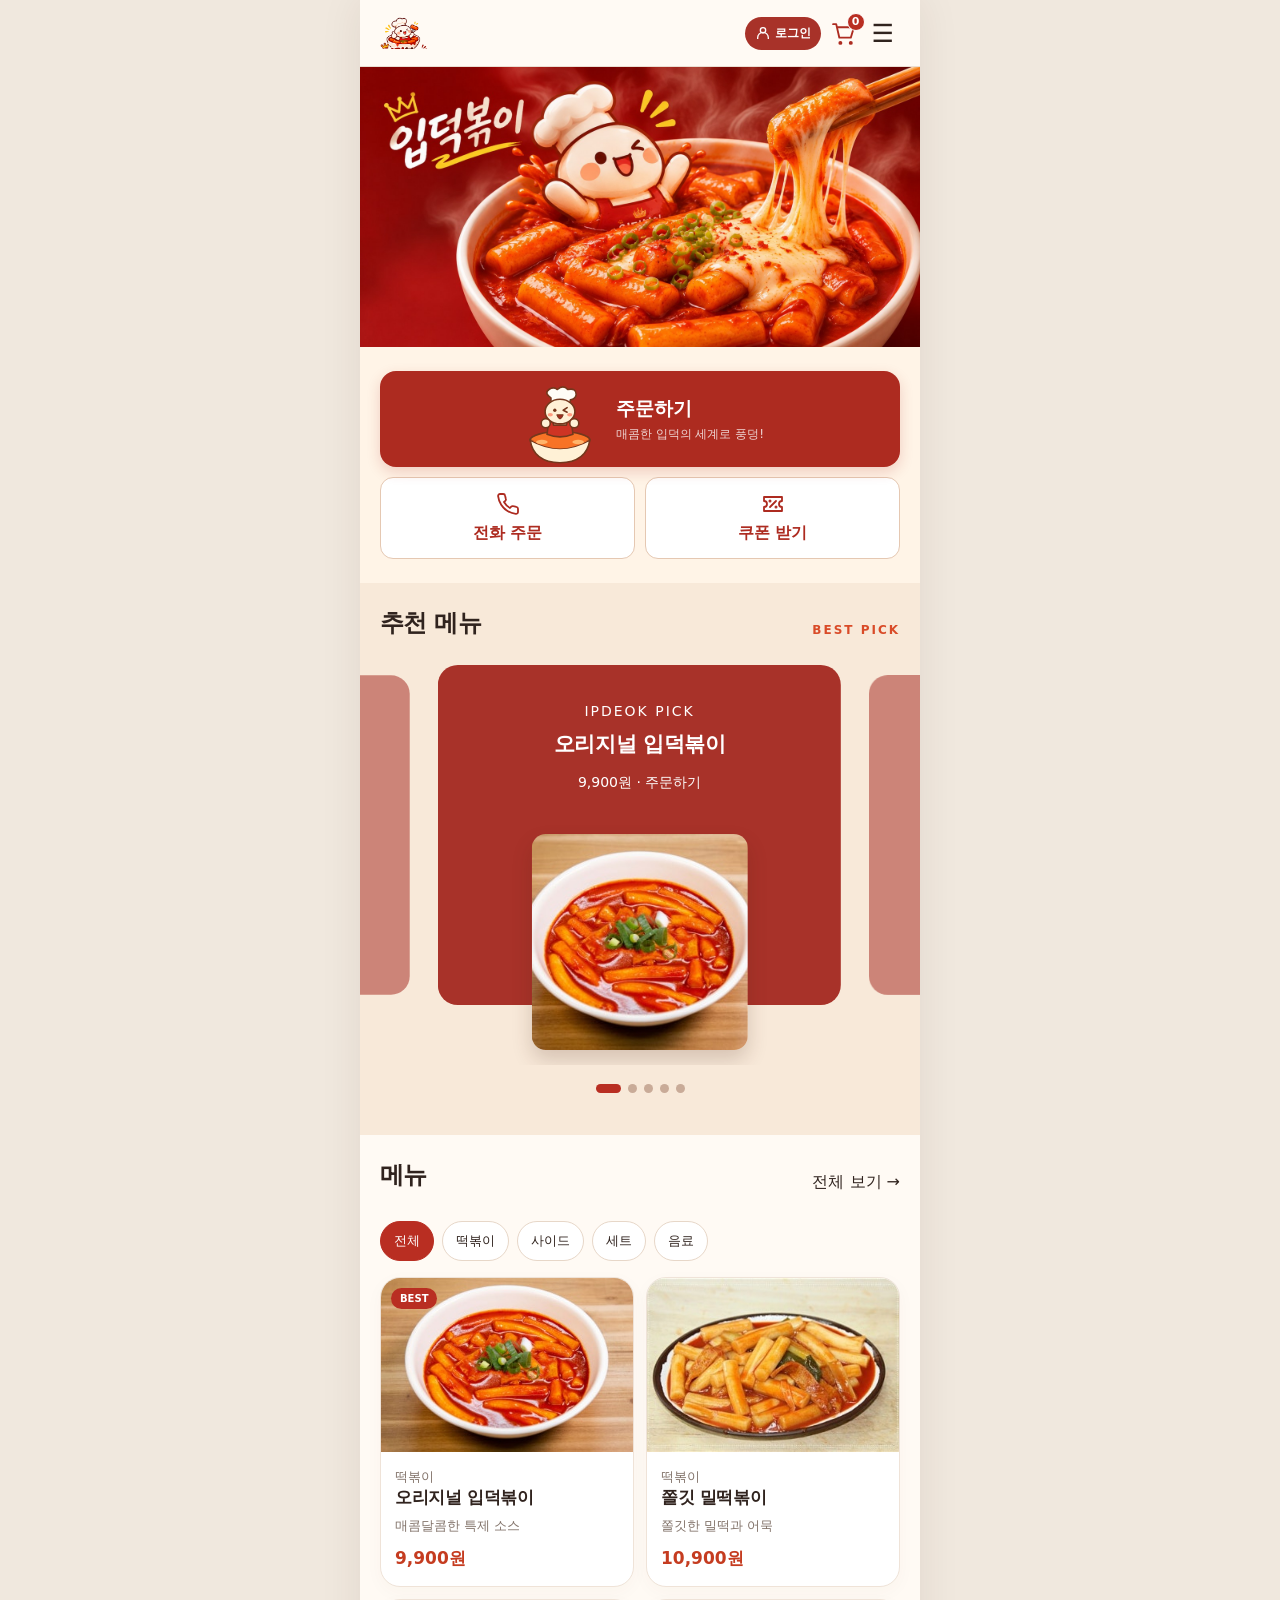
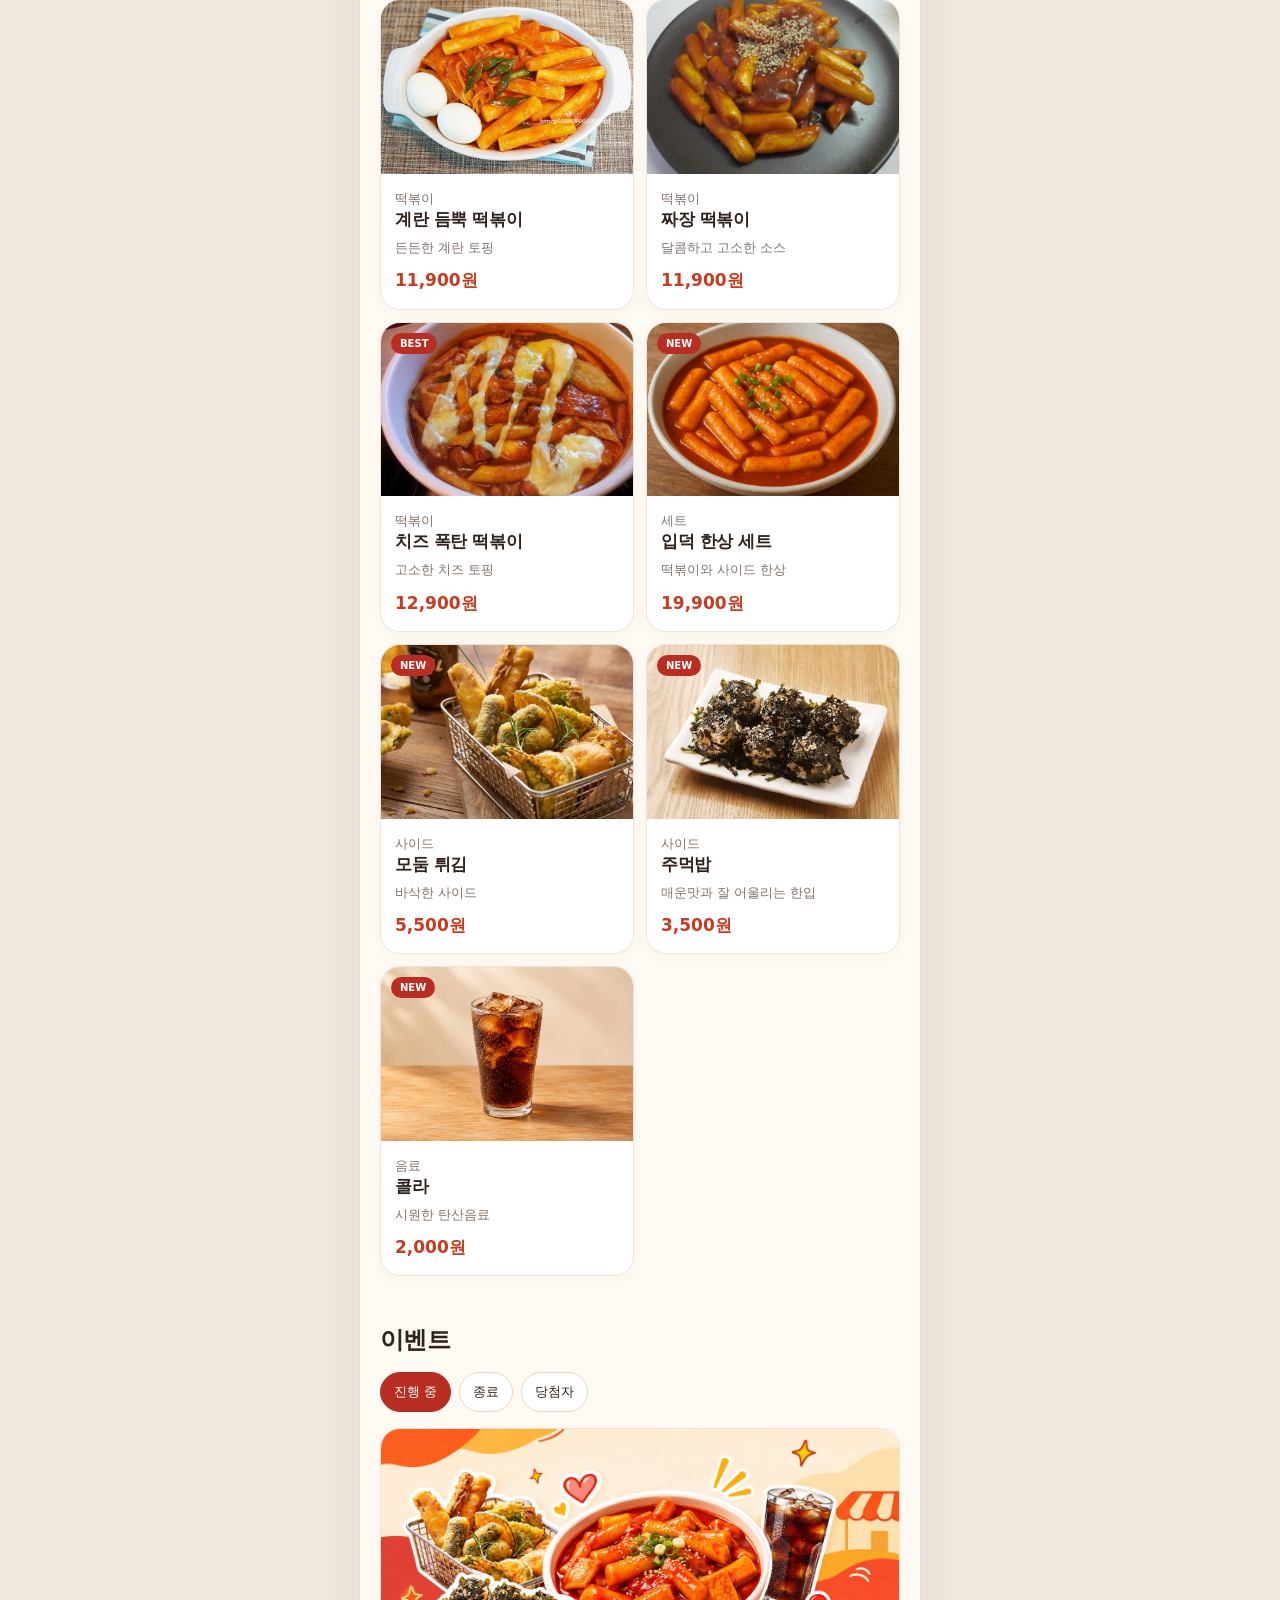
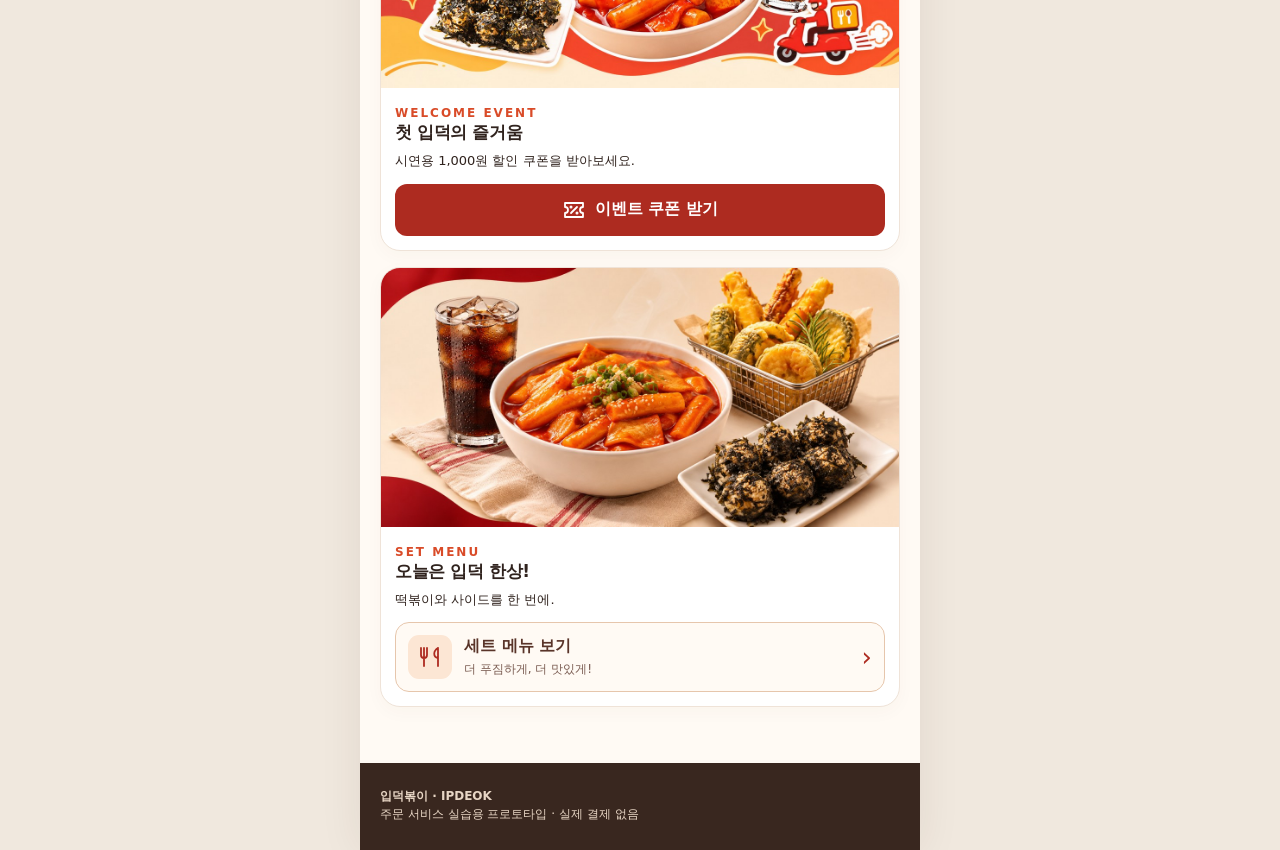
<file: index.html>
<!doctype html>
<html lang="ko">

<head>
    <meta charset="utf-8">
    <meta name="viewport" content="width=device-width,initial-scale=1">
    <title>입덕볶이</title>
    <link rel="stylesheet" href="css/style.css?v=40">
</head>

<body data-page="0" data-root="">
    <div id="app"></div>
    <script src="js/app.js?v=40"></script>
</body>

</html>
</file>
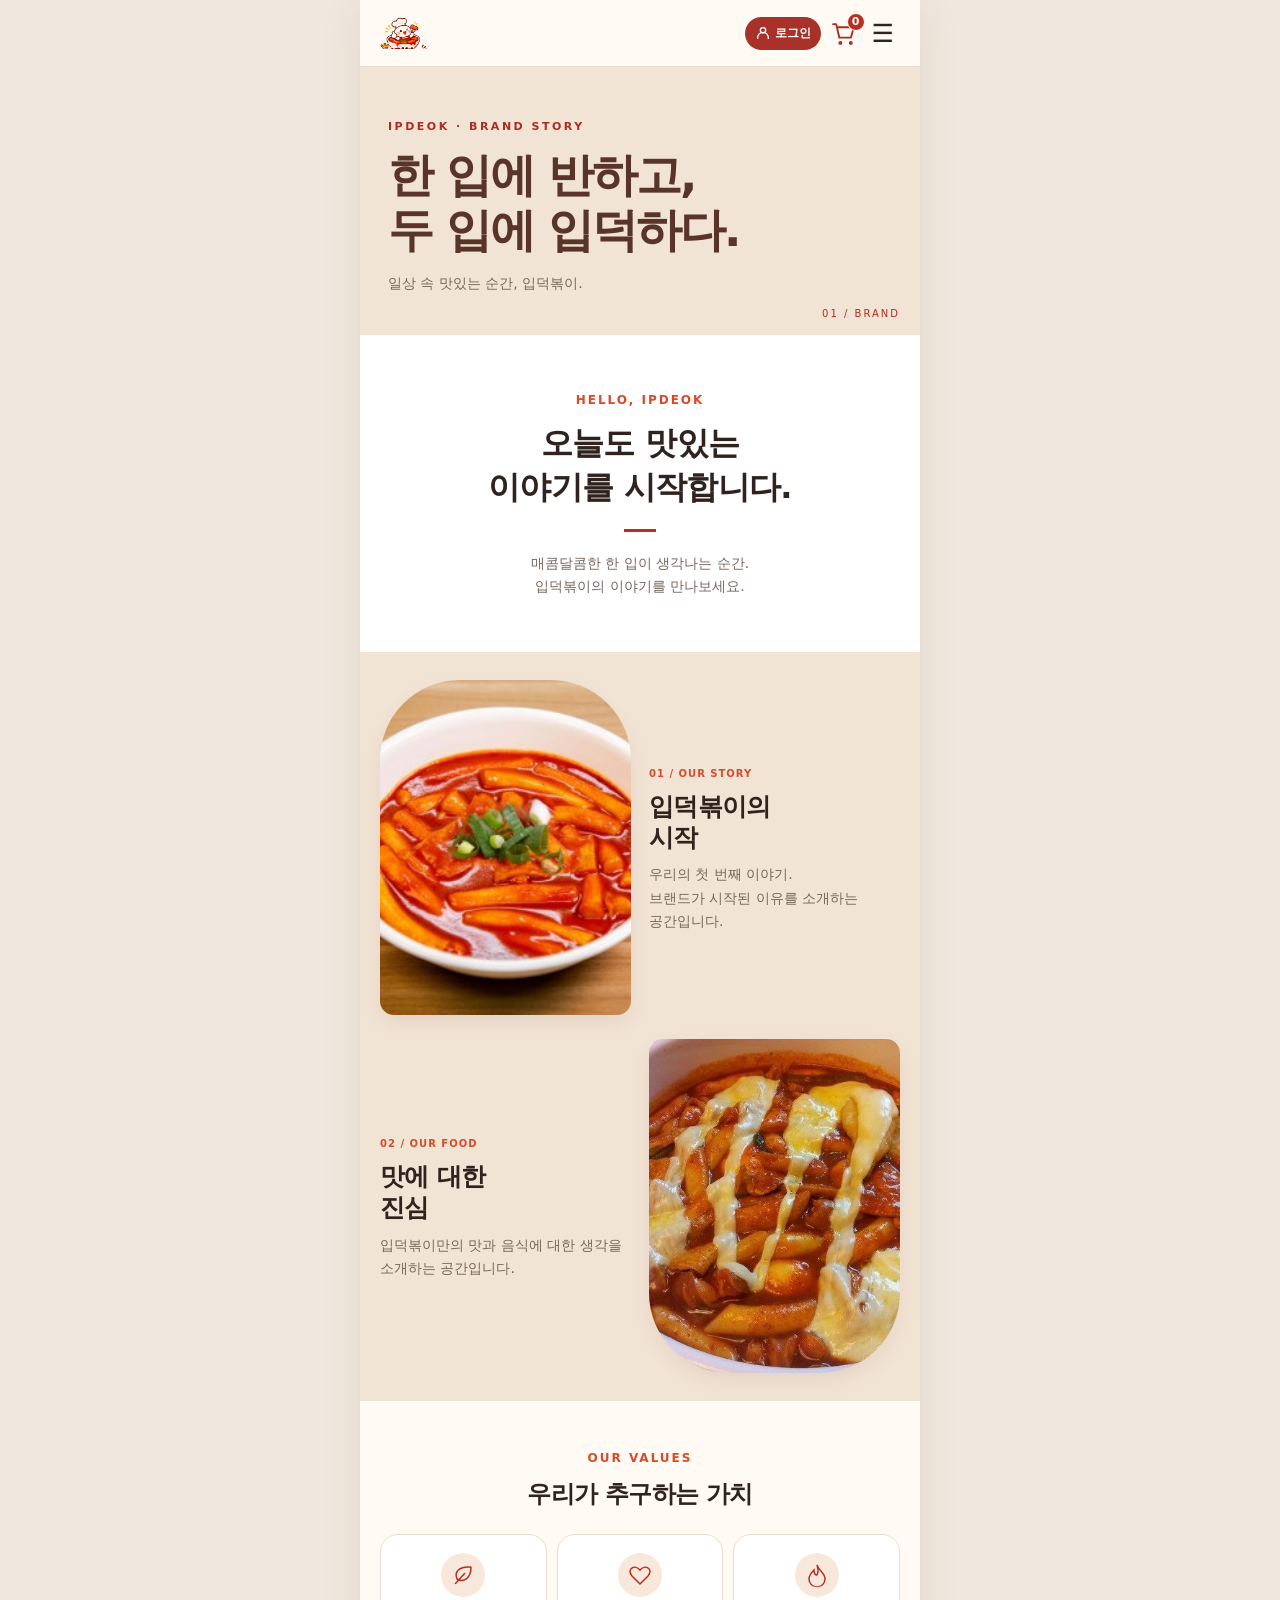
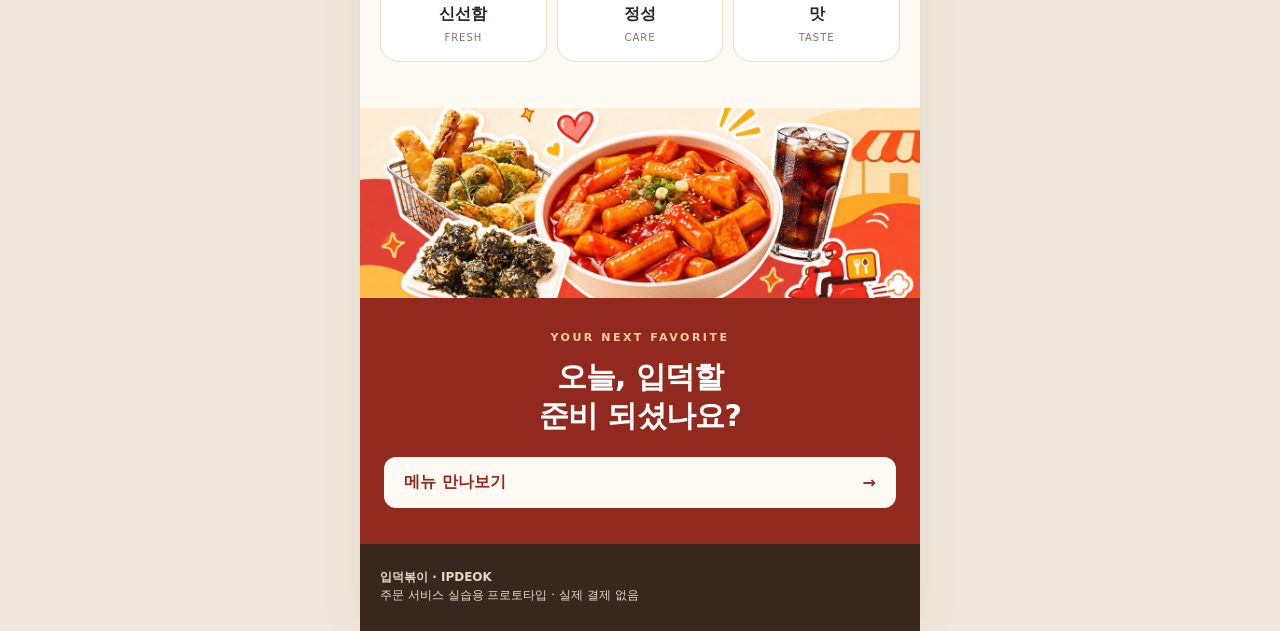
<file: sub/about/about.html>
<!doctype html>
<html lang="ko">

<head>
    <meta charset="utf-8">
    <meta name="viewport" content="width=device-width,initial-scale=1">
    <title>브랜드 소개 | 입덕볶이</title>
    <link rel="stylesheet" href="../../css/style.css?v=40">
</head>

<body data-page="6" data-root="../../">
    <div id="app"></div>
    <template id="about-template">
        <div class="about-page">
            <section class="about-hero">
                <div class="about-hero-copy"><span>IPDEOK · BRAND STORY</span>
                    <h1>한 입에 반하고,<br>두 입에 입덕하다.</h1>
                    <p>일상 속 맛있는 순간, 입덕볶이.</p>
                </div><span class="about-index">01 / BRAND</span>
            </section>
            <section class="about-intro about-reveal"><span class="eyebrow">HELLO, IPDEOK</span>
                <h2>오늘도 맛있는<br>이야기를 시작합니다.</h2>
                <div class="about-line"></div><!-- 여기에 회사 소개글을 작성하세요. 아래 문장은 예시입니다. -->
                <p>매콤달콤한 한 입이 생각나는 순간.<br>입덕볶이의 이야기를 만나보세요.</p>
            </section>
            <section class="about-stories">
                <article class="about-story about-reveal"><img src="../../img/menu_1.jpg" alt="오리지널 떡볶이">
                    <div><span class="eyebrow">01 / OUR STORY</span>
                        <h2>입덕볶이의<br>시작</h2><!-- 여기에 브랜드 탄생 배경을 작성하세요. -->
                        <p>우리의 첫 번째 이야기.<br>브랜드가 시작된 이유를 소개하는 공간입니다.</p>
                    </div>
                </article>
                <article class="about-story reverse about-reveal"><img src="../../img/recommend_img.jpg"
                        alt="떡볶이 추천 메뉴">
                    <div><span class="eyebrow">02 / OUR FOOD</span>
                        <h2>맛에 대한<br>진심</h2><!-- 여기에 재료, 조리 방식, 차별점을 작성하세요. -->
                        <p>입덕볶이만의 맛과 음식에 대한 생각을 소개하는 공간입니다.</p>
                    </div>
                </article>
            </section>
            <section class="about-values about-reveal"><span class="eyebrow">OUR VALUES</span>
                <h2>우리가 추구하는 가치</h2><!-- 아래 핵심 가치는 예시입니다. 원하는 가치로 수정하세요. -->
                <div class="value-grid">
                    <article><svg viewBox="0 0 24 24" fill="none" stroke="currentColor" stroke-width="1.5">
                            <path d="M20 4C8 3 3 9 6 16c7 4 14-1 14-12ZM4 21l10-11" />
                        </svg><b>신선함</b><small>FRESH</small></article>
                    <article><svg viewBox="0 0 24 24" fill="none" stroke="currentColor" stroke-width="1.5">
                            <path d="M12 21 4 13C-2 6 7 1 12 7c5-6 14-1 8 6Z" />
                        </svg><b>정성</b><small>CARE</small></article>
                    <article><svg viewBox="0 0 24 24" fill="none" stroke="currentColor" stroke-width="1.5">
                            <path d="M12 2c2 6 8 8 8 14a8 8 0 0 1-16 0c0-4 3-7 5-9 0 4 2 5 3 5 2-3 1-6 0-10Z" />
                        </svg><b>맛</b><small>TASTE</small></article>
                </div>
            </section>
            <section class="about-cta"><img src="../../img/event_1.jpg" alt="떡볶이와 사이드 메뉴">
                <div><span>YOUR NEXT FAVORITE</span>
                    <h2>오늘, 입덕할<br>준비 되셨나요?</h2><a href="../lists/lists.html">메뉴 만나보기 <span>→</span></a>
                </div>
            </section>
        </div>
    </template>
    <script src="../../js/app.js?v=40"></script>
</body>

</html>
</file>
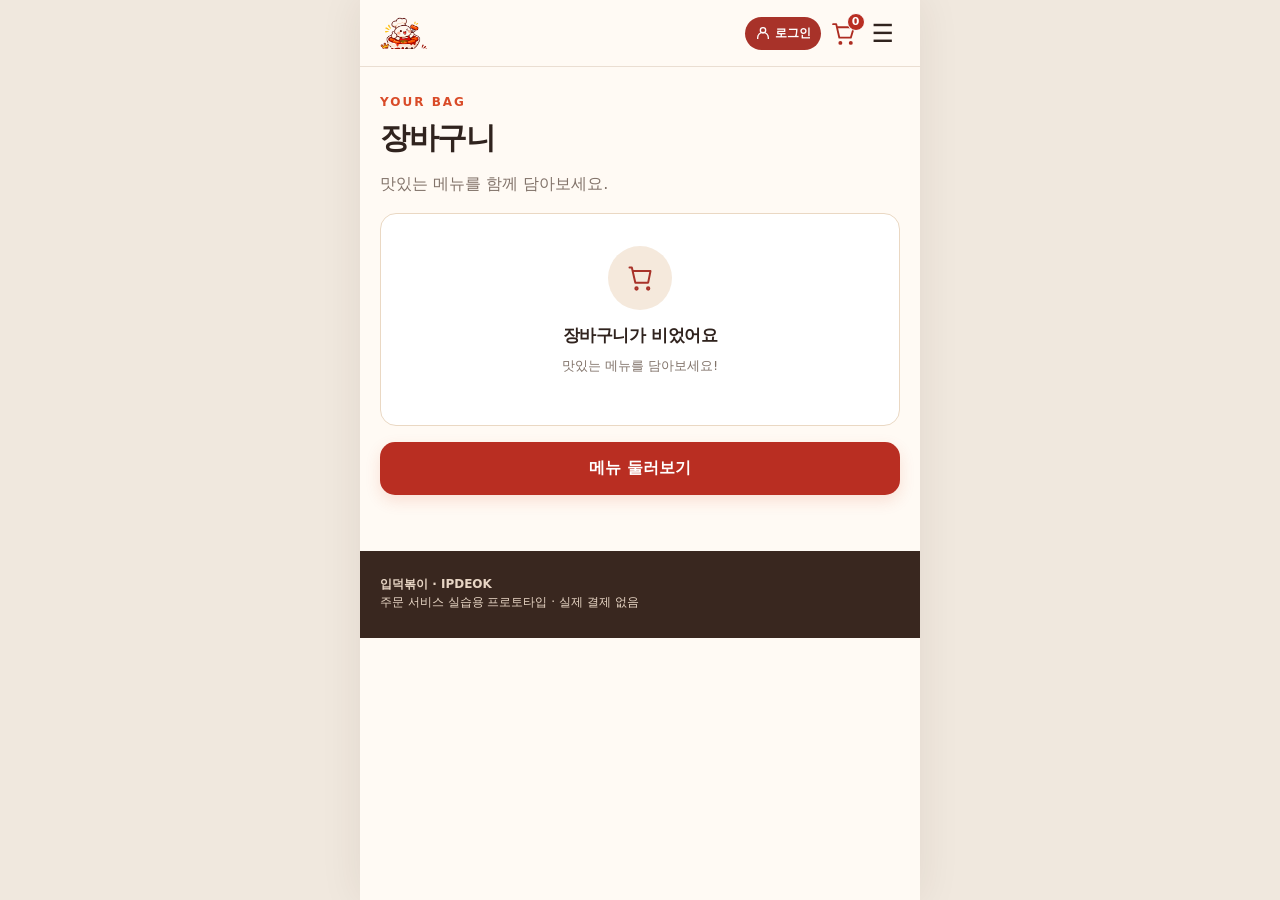
<file: sub/cart/cart.html>
<!doctype html>
<html lang="ko">

<head>
    <meta charset="utf-8">
    <meta name="viewport" content="width=device-width,initial-scale=1">
    <title>입덕볶이</title>
    <link rel="stylesheet" href="../../css/style.css?v=40">
</head>

<body data-page="5" data-root="../../">
    <div id="app"></div>
    <script src="../../js/app.js?v=40"></script>
</body>

</html>
</file>
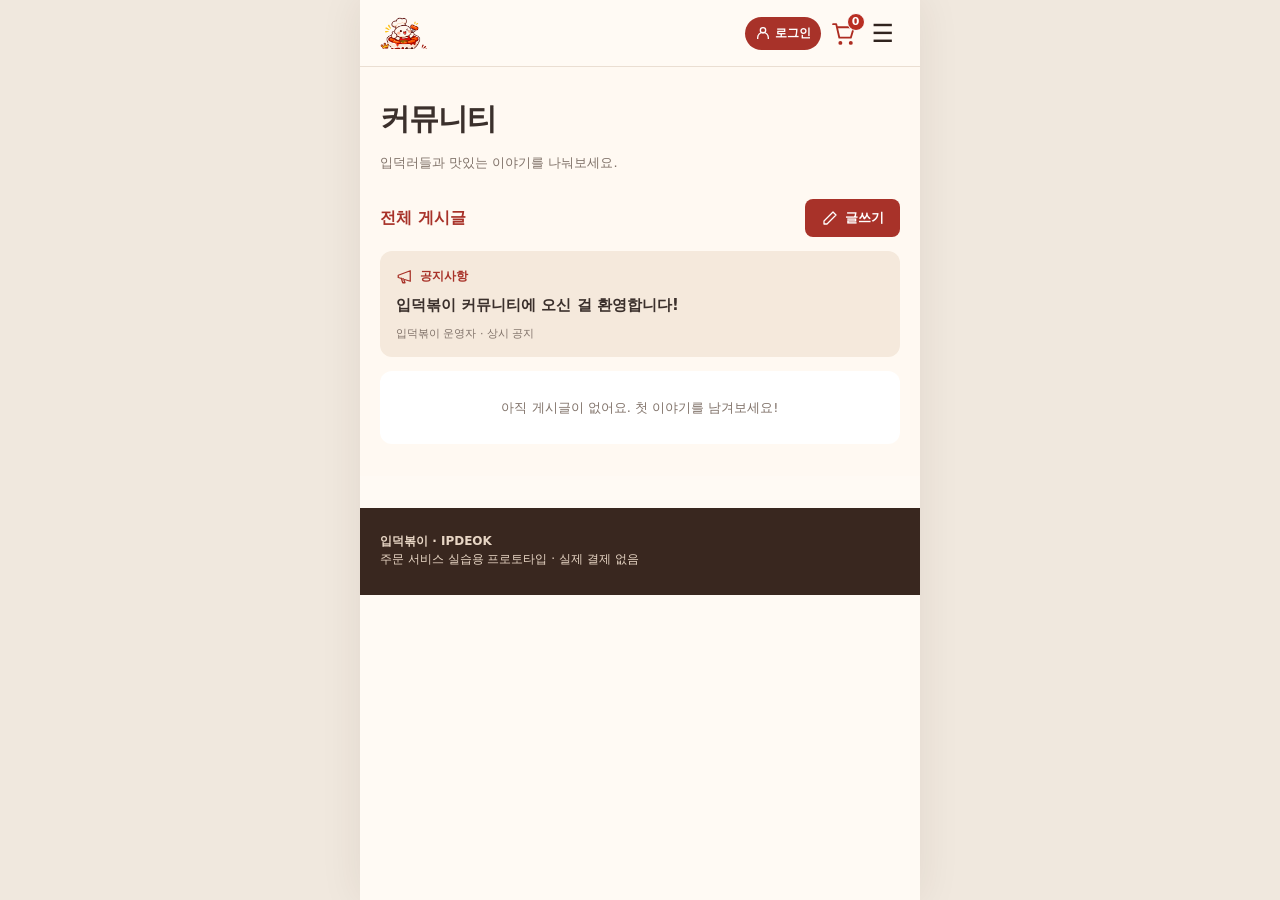
<file: sub/community/community.html>
<!doctype html>
<html lang="ko">

<head>
    <meta charset="utf-8">
    <meta name="viewport" content="width=device-width,initial-scale=1">
    <title>입덕볶이</title>
    <link rel="stylesheet" href="../../css/style.css?v=40">
</head>

<body data-page="7" data-root="../../">
    <div id="app"></div>
    <script src="../../js/app.js?v=40"></script>
</body>

</html>
</file>
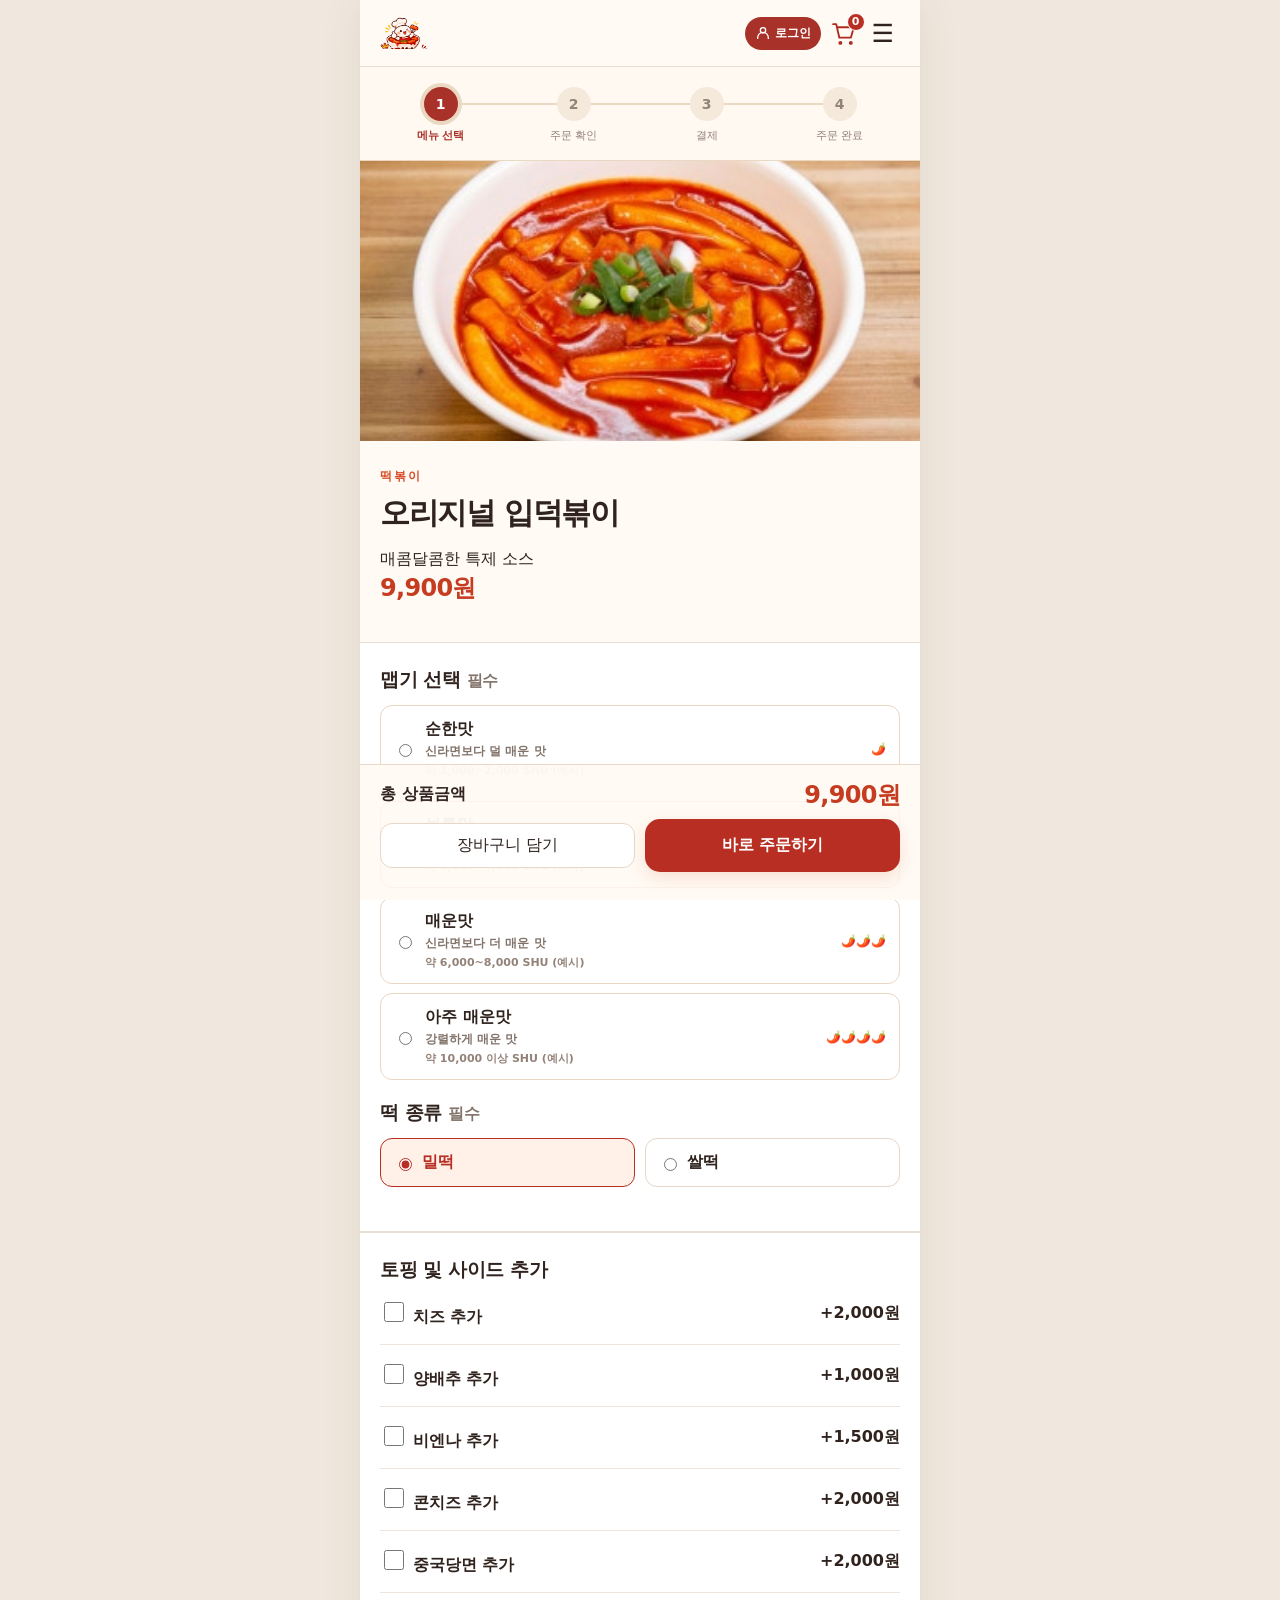
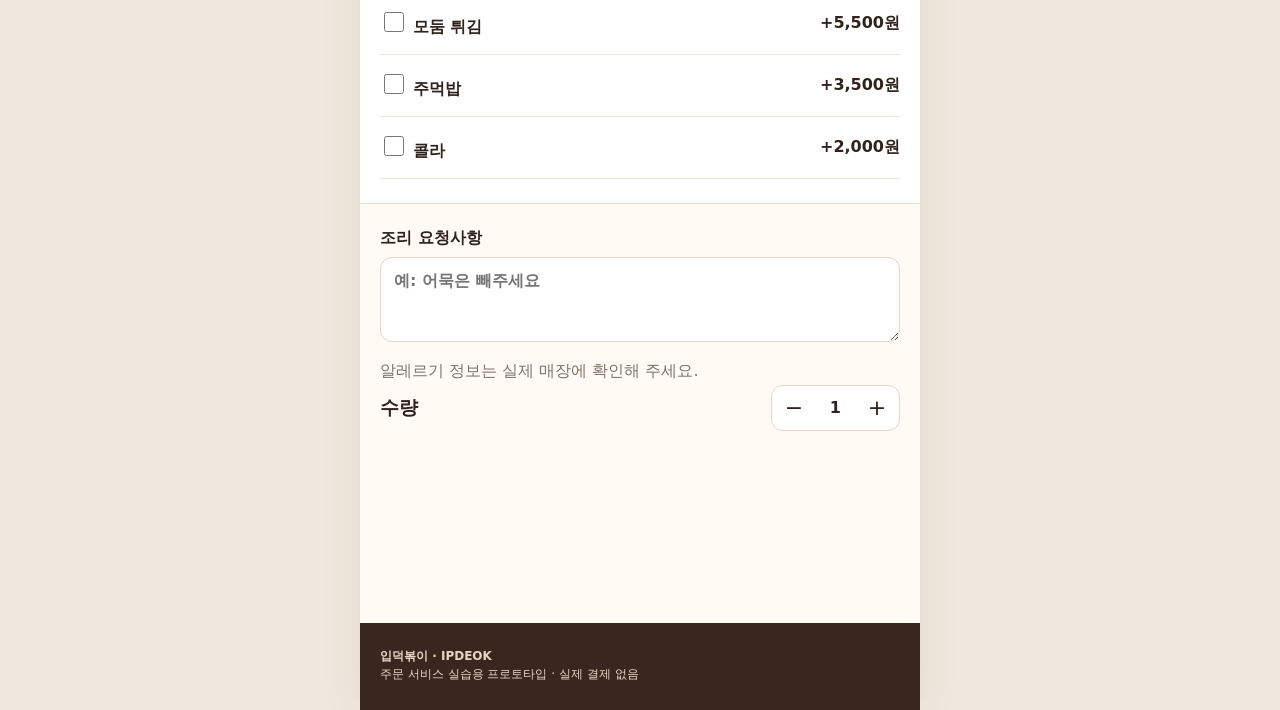
<file: sub/detail/detail.html>
<!doctype html>
<html lang="ko">

<head>
    <meta charset="utf-8">
    <meta name="viewport" content="width=device-width,initial-scale=1">
    <title>입덕볶이</title>
    <link rel="stylesheet" href="../../css/style.css?v=40">
</head>

<body data-page="2" data-root="../../">
    <div id="app"></div>
    <script src="../../js/app.js?v=40"></script>
</body>

</html>
</file>
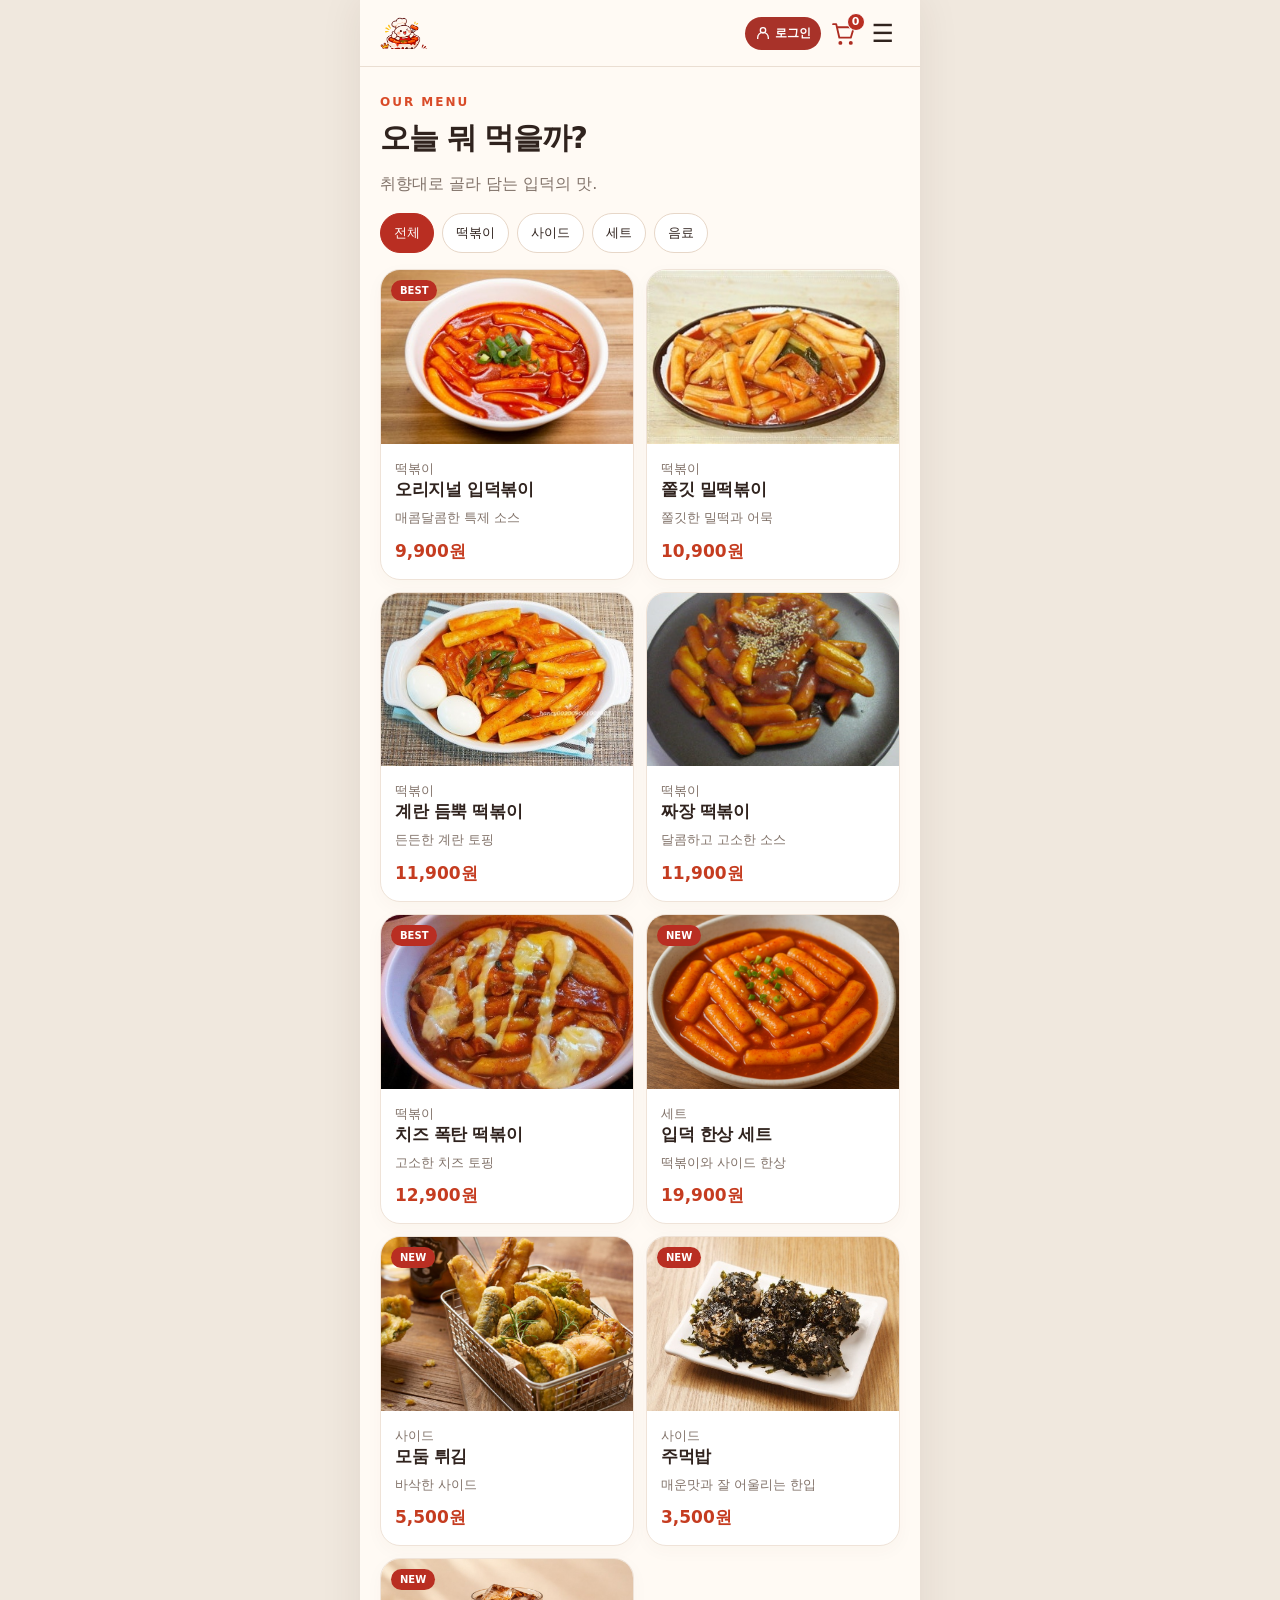
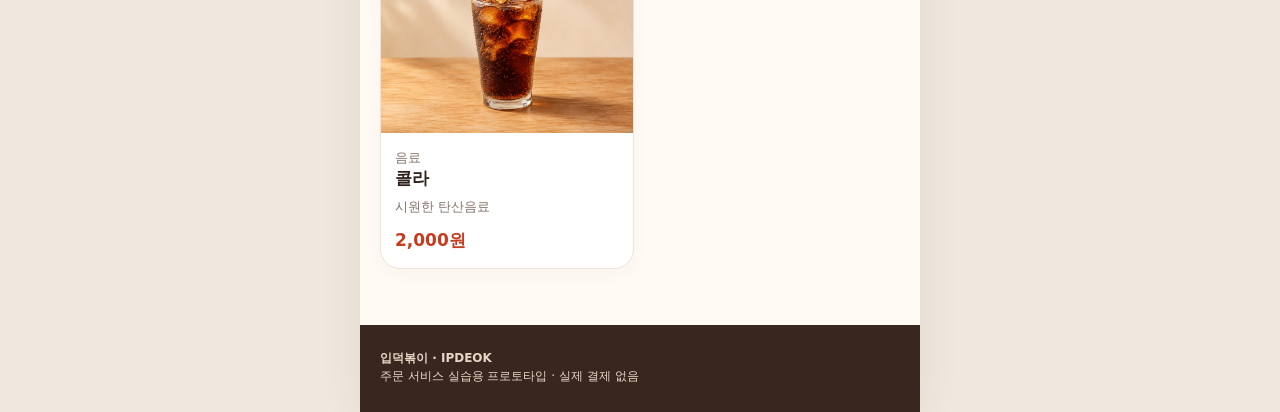
<file: sub/lists/lists.html>
<!doctype html>
<html lang="ko">

<head>
    <meta charset="utf-8">
    <meta name="viewport" content="width=device-width,initial-scale=1">
    <title>입덕볶이</title>
    <link rel="stylesheet" href="../../css/style.css?v=40">
</head>

<body data-page="1" data-root="../../">
    <div id="app"></div>
    <script src="../../js/app.js?v=40"></script>
</body>

</html>
</file>
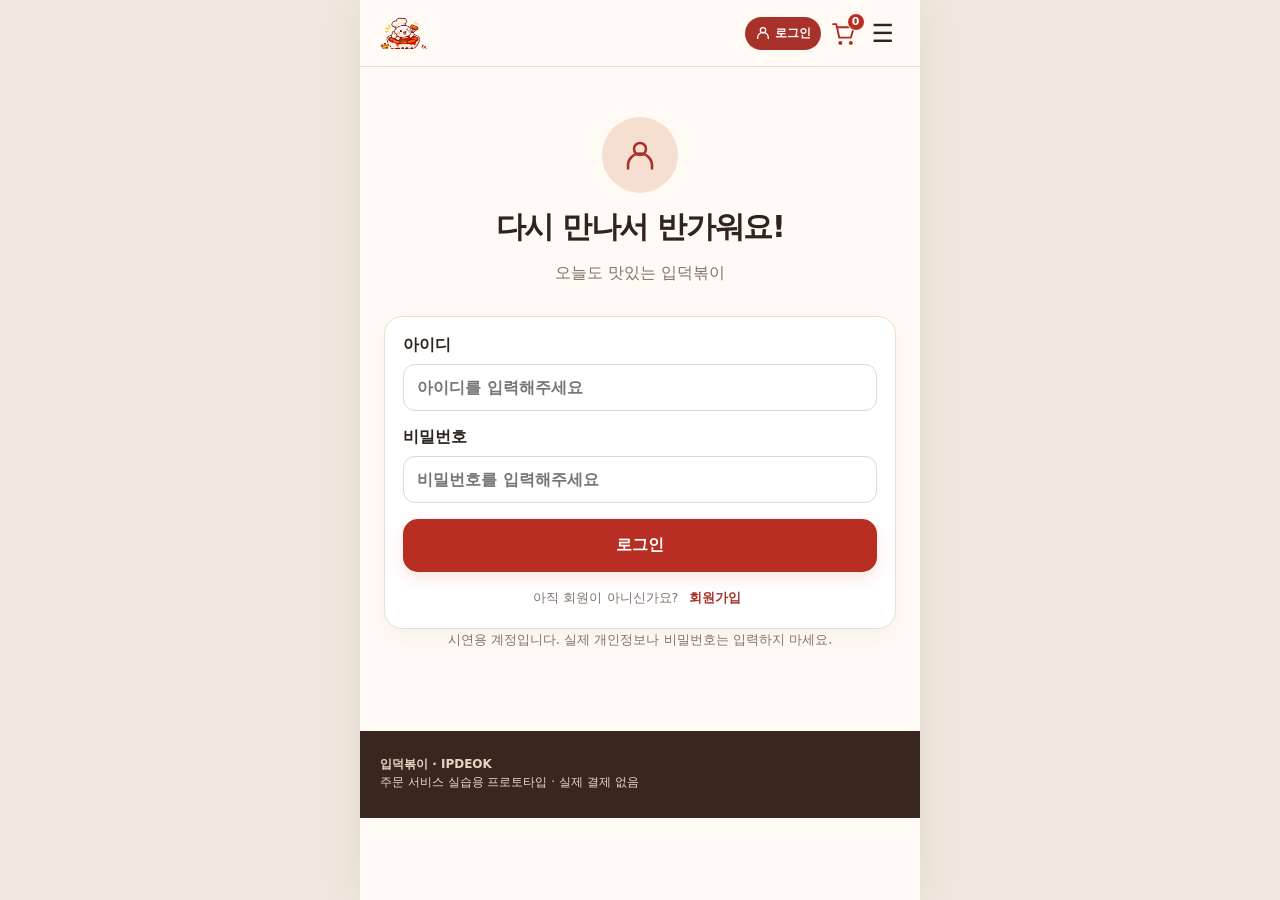
<file: sub/login/login.html>
<!doctype html>
<html lang="ko">

<head>
    <meta charset="utf-8">
    <meta name="viewport" content="width=device-width,initial-scale=1">
    <title>입덕볶이</title>
    <link rel="stylesheet" href="../../css/style.css?v=40">
</head>

<body data-page="8" data-root="../../">
    <div id="app"></div>
    <script src="../../js/app.js?v=40"></script>
</body>

</html>
</file>
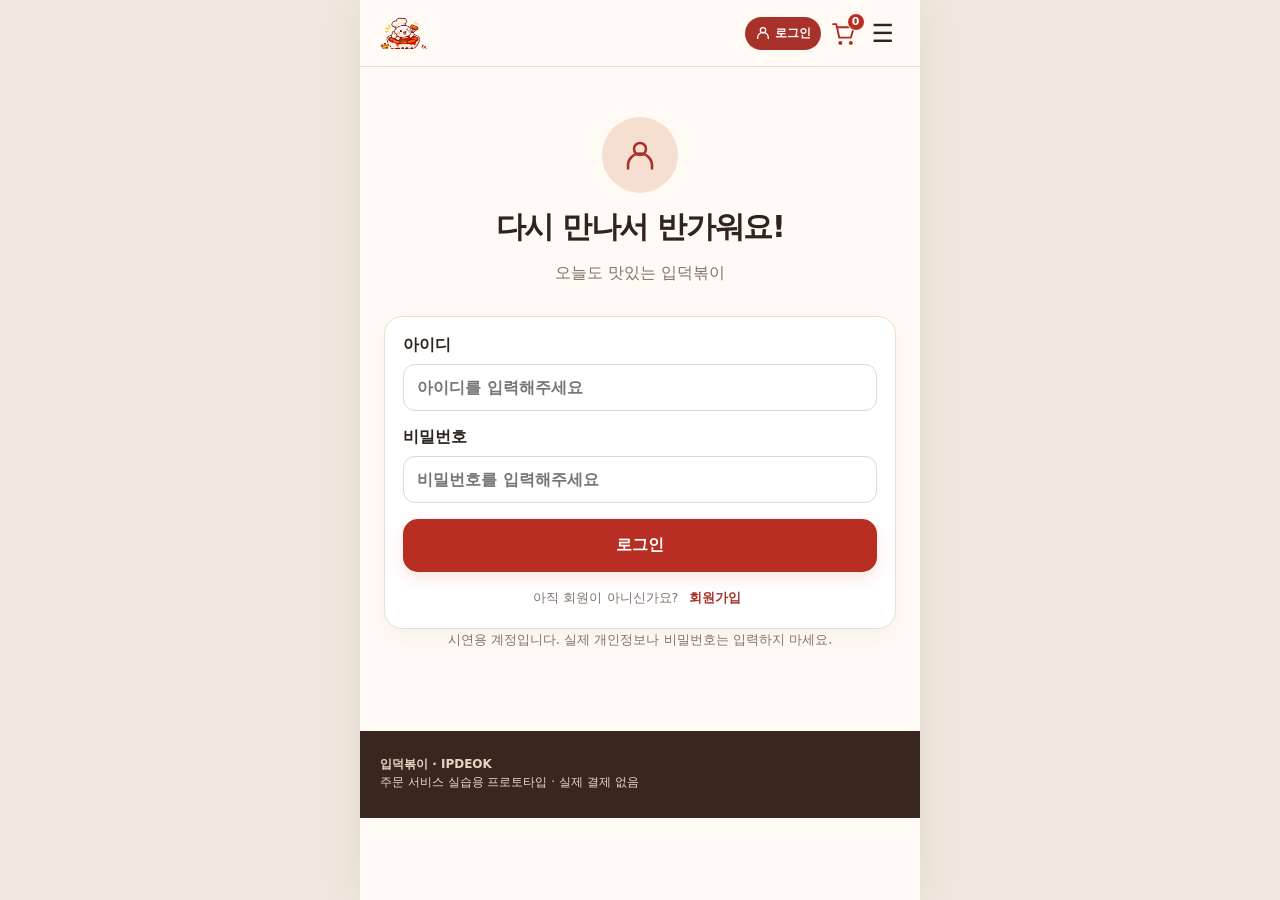
<file: sub/mypage/mypage.html>
<!doctype html>
<html lang="ko">

<head>
    <meta charset="utf-8">
    <meta name="viewport" content="width=device-width,initial-scale=1">
    <title>입덕볶이</title>
    <link rel="stylesheet" href="../../css/style.css?v=40">
</head>

<body data-page="9" data-root="../../">
    <div id="app"></div>
    <script src="../../js/app.js?v=40"></script>
</body>

</html>
</file>
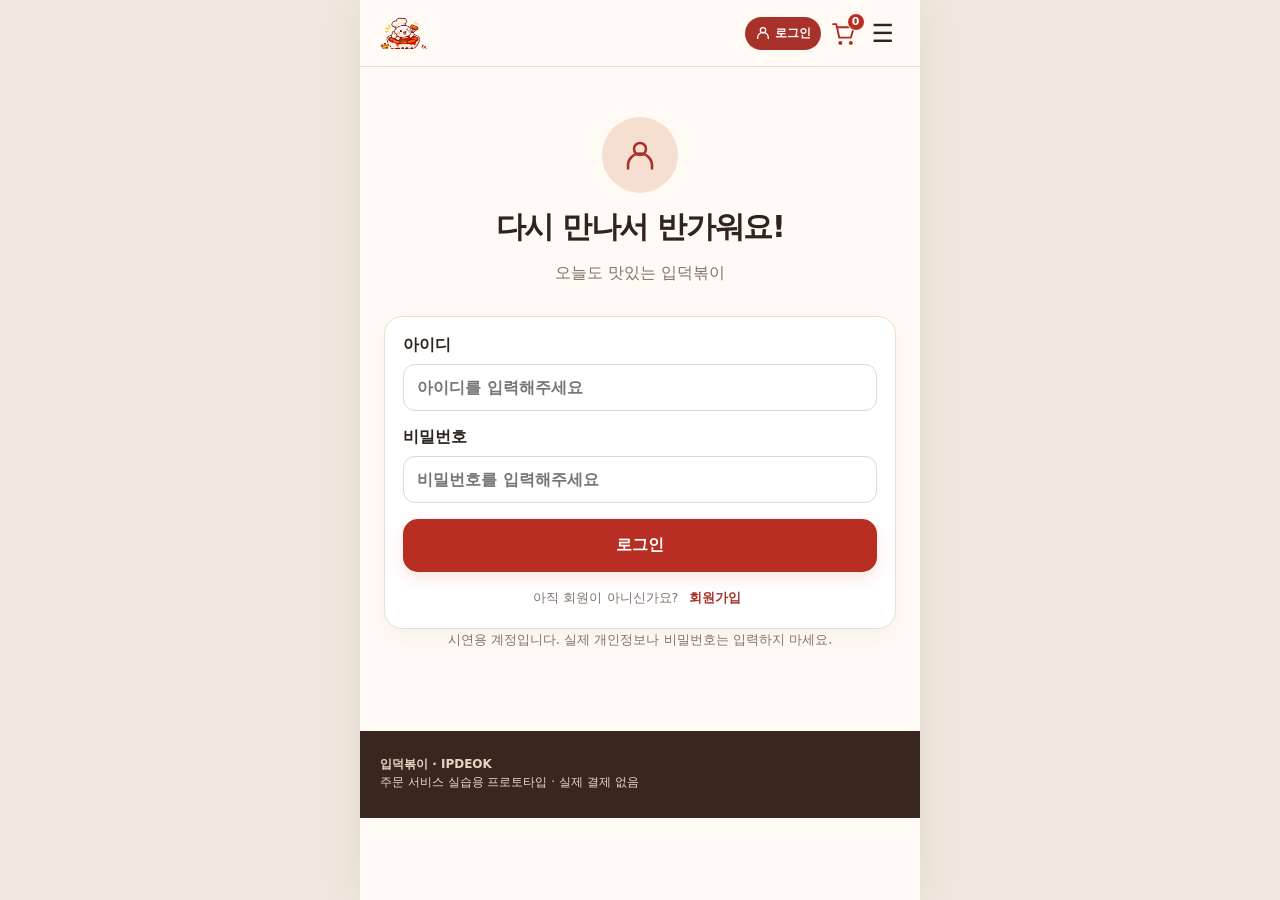
<file: sub/payment/payment.html>
<!doctype html>
<html lang="ko">

<head>
    <meta charset="utf-8">
    <meta name="viewport" content="width=device-width,initial-scale=1">
    <title>입덕볶이</title>
    <link rel="stylesheet" href="../../css/style.css?v=40">
</head>

<body data-page="3" data-root="../../">
    <div id="app"></div>
    <script src="../../js/app.js?v=40"></script>
</body>

</html>
</file>
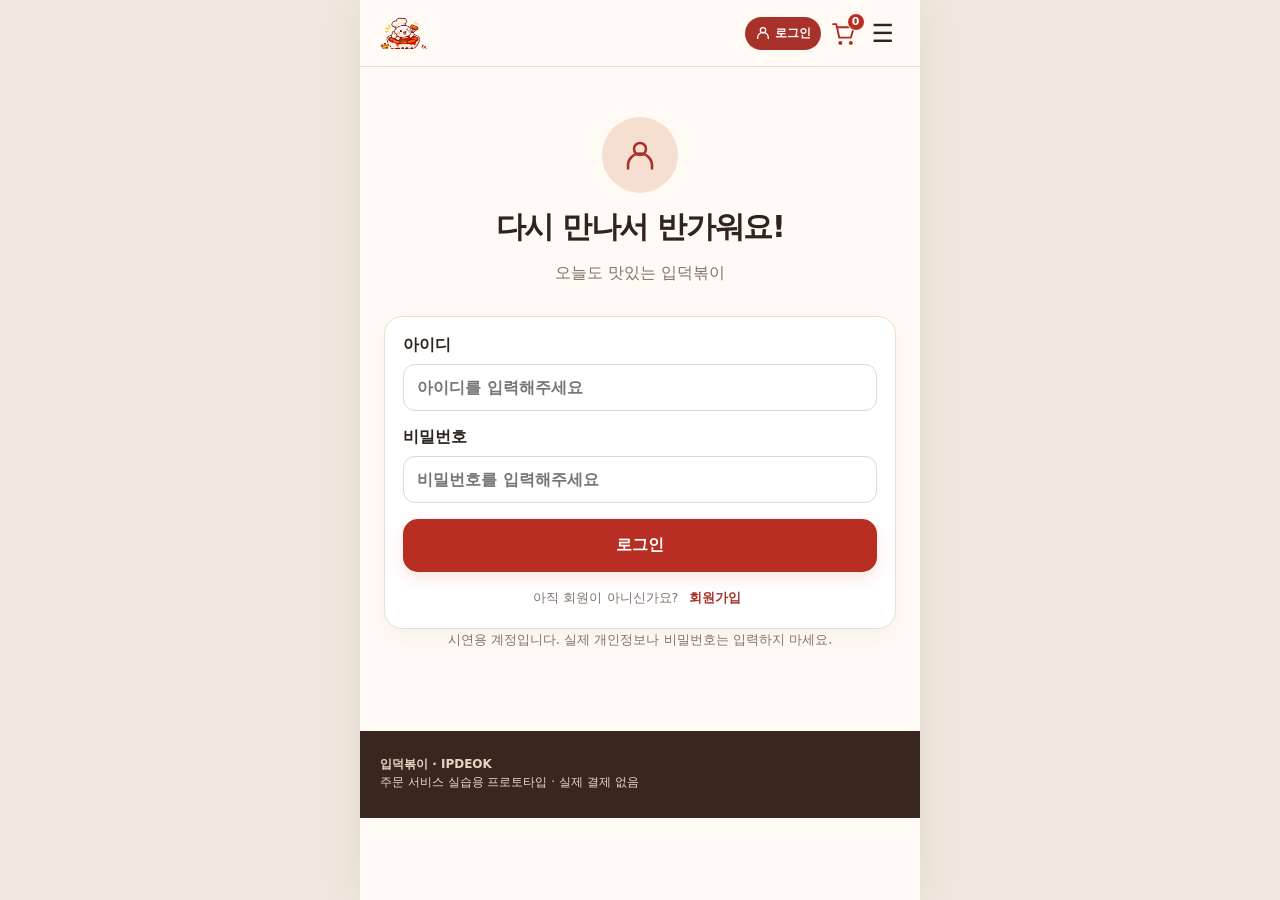
<file: sub/payment_finish/payment_finish.html>
<!doctype html>
<html lang="ko">

<head>
    <meta charset="utf-8">
    <meta name="viewport" content="width=device-width,initial-scale=1">
    <title>입덕볶이</title>
    <link rel="stylesheet" href="../../css/style.css?v=40">
</head>

<body data-page="4" data-root="../../">
    <div id="app"></div>
    <script src="../../js/app.js?v=40"></script>
</body>

</html>
</file>
<file: css/style.css>
* {
    box-sizing: border-box;
}

body {
    margin: 0;
    background: #eee8e1;
    color: #30231e;
    font-family: Pretendard,"Noto Sans KR",system-ui,sans-serif;
}

button,a,input {
    font: inherit;
}

button,a {
    cursor: pointer;
}

a {
    color: inherit;
    text-decoration: none;
}

button {
    border: 0;
    background: none;
    color: inherit;
}

button:focus-visible,a:focus-visible {
    outline: 3px solid #ef7939;
}

#app {
    max-width: 500px;
    margin: auto;
    background: #fffaf4;
    min-height: 100dvh;
    position: relative;
    box-shadow: 0 0 40px #39220d15;
}

header {
    position: sticky;
    top: 0;
    z-index: 5;
    background: #fffaf4f5;
    display: flex;
    align-items: center;
    justify-content: space-between;
    padding: 14px 20px;
    border-bottom: 1px solid #eaded2;
}

header a {
    display: flex;
    align-items: center;
    gap: 9px;
    font-weight: 900;
    font-size: 21px;
}

header img {
    width: 38px;
    height: 38px;
    object-fit: cover;
    border-radius: 12px;
}

header button {
    font-size: 25px;
}

main {
    padding-bottom: 32px;
}

section {
    padding: 24px 20px;
}

h1,h2,h3,p {
    margin: 0;
}

h2 {
    font-size: 24px;
    margin-bottom: 14px;
}

p {
    line-height: 1.65;
}

small,.muted {
    color: #82736a;
}

.hero {
    position: relative;
    padding: 0;
    overflow: hidden;
    background: #3b1b12;
    color: white;
}

.hero img {
    width: 100%;
    height: 310px;
    object-fit: cover;
    display: block;
    opacity: .7;
}

.hero div {
    position: absolute;
    bottom: 25px;
    left: 24px;
    text-shadow: 0 2px 12px #000;
}

.hero h1 {
    font-size: 38px;
    line-height: 1.2;
    margin: 8px 0;
}

.eyebrow {
    font-size: 12px;
    letter-spacing: 2px;
    font-weight: 800;
    color: #d94b28;
}

.hero .eyebrow {
    color: #ffce9a;
}

.primary {
    display: block;
    background: #d94325;
    color: white;
    border-radius: 15px;
    padding: 16px;
    text-align: center;
    font-weight: 800;
    width: 100%;
    box-shadow: 0 6px 15px #d9432525;
}

.primary:active {
    transform: scale(.98);
}

.row {
    display: flex;
    gap: 10px;
    align-items: center;
}

.between {
    justify-content: space-between;
}

.row>* {
    min-width: 0;
}

.secondary,.chip {
    border: 1px solid #e7d7c8;
    border-radius: 12px;
    padding: 11px 15px;
    background: white;
}

.row .secondary {
    flex: 1;
    text-align: center;
}

.chips {
    display: flex;
    gap: 8px;
    flex-wrap: wrap;
    margin-bottom: 16px;
}

.chip.active {
    background: #38251c;
    color: white;
    border-color: #38251c;
}

.card {
    background: white;
    border: 1px solid #efe3d8;
    border-radius: 20px;
    overflow: hidden;
    box-shadow: 0 5px 18px #53301008;
}

.card img {
    width: 100%;
    aspect-ratio: 1.45;
    object-fit: cover;
    display: block;
}

.card .info {
    padding: 14px;
}

.card h3 {
    font-size: 17px;
    margin-bottom: 6px;
}

.price {
    font-weight: 850;
    color: #c53c20;
}

.grid {
    display: grid;
    grid-template-columns: 1fr 1fr;
    gap: 12px;
}

.list {
    display: grid;
    gap: 14px;
}

.list .card {
    display: flex;
    align-items: center;
}

.list .card img {
    width: 42%;
    aspect-ratio: 1.1;
}

.list .info {
    flex: 1;
}

.recommend {
    background: #f8e9d9;
}

.recommend .card img {
    aspect-ratio: 2;
}

.event img {
    aspect-ratio: 2.2;
}

.detail-photo {
    width: 100%;
    height: 280px;
    object-fit: cover;
}

.option {
    display: flex;
    align-items: center;
    justify-content: space-between;
    padding: 16px 0;
    border-bottom: 1px solid #eee4da;
    cursor: pointer;
}

.option input {
    accent-color: #d94325;
    width: 20px;
    height: 20px;
}

.qty {
    display: flex;
    align-items: center;
    gap: 18px;
    background: white;
    border: 1px solid #e6d7ca;
    border-radius: 12px;
    padding: 4px;
}

.qty button {
    width: 36px;
    height: 36px;
    font-size: 22px;
}

.sticky {
    position: sticky;
    bottom: 0;
    background: #fffaf4f5;
    padding: 14px 20px 20px;
    border-top: 1px solid #e8d8cb;
    z-index: 4;
}

.summary {
    background: white;
    border-radius: 18px;
    padding: 18px;
    border: 1px solid #eaded2;
}

.summary img {
    width: 100px;
    height: 95px;
    object-fit: cover;
    border-radius: 12px;
}

.methods {
    display: grid;
    grid-template-columns: 1fr 1fr;
    gap: 10px;
}

.methods button {
    padding: 16px 8px;
    background: white;
    border: 1px solid #e4d6c8;
    border-radius: 12px;
}

.methods .active {
    border: 2px solid #d94325;
    background: #fff0e8;
}

.overlay {
    position: fixed;
    inset: 0;
    background: #0007;
    z-index: 10;
    opacity: 0;
    visibility: hidden;
    transition: .25s;
}

.drawer {
    position: fixed;
    top: 0;
    bottom: 0;
    right: max(0px,calc((100vw - 500px)/2));
    width: min(76vw,360px);
    background: #fffaf4;
    z-index: 11;
    transform: translateX(150%);
    visibility: hidden;
    transition: .28s;
    padding: 24px;
}

.drawer.open {
    transform: translateX(0);
    visibility: visible;
}

.overlay.open {
    opacity: 1;
    visibility: visible;
}

.drawer a {
    display: block;
    padding: 18px 0;
    border-bottom: 1px solid #e9dcd0;
}

.toast {
    position: fixed;
    bottom: 90px;
    left: 50%;
    transform: translateX(-50%);
    background: #30231e;
    color: white;
    padding: 12px 20px;
    border-radius: 30px;
    z-index: 20;
    max-width: 90vw;
    text-align: center;
}

.success {
    text-align: center;
    padding: 40px 20px;
}

.check {
    display: grid;
    place-items: center;
    margin: 0 auto 20px;
    width: 76px;
    height: 76px;
    border-radius: 50%;
    background: #e4f3e5;
    color: #27804a;
    font-size: 42px;
    animation: pop .4s ease;
}

.fade {
    animation: fade .35s ease;
}

@keyframes fade {
    from {
        opacity: 0;
        transform: translateY(8px);
    }

    to {
        opacity: 1;
        transform: none;
    }

}

@keyframes pop {
    from {
        transform: scale(.4);
    }

    to {
        transform: scale(1);
    }

}

footer {
    padding: 25px 20px;
    background: #39271f;
    color: #e8d6c5;
    font-size: 12px;
}

hr {
    border: 0;
    border-top: 1px solid #eaded2;
    margin: 16px 0;
}

@media (prefers-reduced-motion:reduce) {
    * {
        animation: none !important;
        transition: none !important;
    }

}

/* Original overlapping recommendation design */
.rec-window {
    overflow: hidden;
    margin: 0 -20px;
    padding: 12px 0 60px;
    touch-action: pan-y;
}

.rec-track {
    display: flex;
    gap: 16px;
    width: 72%;
    margin-left: 14%;
    will-change: transform;
}

.rec-slide {
    flex: 0 0 100%;
    min-width: 0;
    height: 340px;
    position: relative;
    border-radius: 20px;
    background: #a83229;
    color: white;
    text-align: center;
    padding: 35px 10px 0;
    opacity: .55;
    transition: opacity .35s,scale .35s;
    scale: .94;
}

.rec-slide.selected {
    opacity: 1;
    scale: 1;
}

.rec-slide p {
    font-size: 14px;
    letter-spacing: 2px;
}

.rec-slide h3 {
    font-size: 21px;
    margin: 7px 0 14px;
}

.rec-order {
    display: inline-block;
    border: 1px solid #fff;
    border-radius: 30px;
    padding: 10px 18px;
    background: #84251f;
    font-size: 14px;
}

.rec-slide img {
    position: absolute;
    width: 72%;
    max-width: 216px;
    aspect-ratio: 1;
    object-fit: cover;
    left: 50%;
    bottom: -45px;
    transform: translateX(-50%);
    border-radius: 14px;
    box-shadow: 0 10px 20px #44200e30;
}

.recommend #prev,.recommend #next {
    flex: 0 0 56px;
}

.recommend #count {
    font-weight: 700;
}

@media (max-width:360px) {
    .rec-slide {
        height: 300px;
    }

    .rec-slide h3 {
        font-size: 18px;
    }

}

/* V3 공통 디자인 */
:root {
    --accent: #b92e22;
}

body {
    background: #f0e8de;
}

#app {
    max-width: 560px;
}

header {
    padding: 12px 20px;
}

header .brand {
    letter-spacing: -1px;
    font-size: 23px;
}

header .bag {
    font-size: 22px;
    position: relative;
}

#badge {
    font-size: 11px;
    background: var(--accent);
    color: white;
    border-radius: 20px;
    padding: 3px 7px;
}

h1 {
    font-size: 30px;
    letter-spacing: -1.3px;
    margin: 8px 0 12px;
}

h2 {
    letter-spacing: -.7px;
}

h3 {
    letter-spacing: -.4px;
}

.primary {
    background: var(--accent);
    transition: transform .2s,background .2s;
}

.primary:hover {
    background: #98241b;
}

.card {
    transition: transform .2s,box-shadow .2s;
}

.card:hover {
    transform: translateY(-3px);
    box-shadow: 0 9px 20px #53301018;
}

.card .info p {
    font-size: 13px;
}

.card .info .price {
    font-size: 17px;
    margin-top: 8px;
}

.photo {
    position: relative;
}

.tag {
    position: absolute;
    top: 10px;
    left: 10px;
    background: #b92e22;
    color: white;
    padding: 5px 9px;
    border-radius: 20px;
    font-size: 10px;
    font-weight: 800;
}

.chips {
    margin-top: 16px;
}

.chip {
    font-size: 13px;
    padding: 10px 13px;
    border-radius: 30px;
}

.chip.active {
    background: var(--accent);
    border-color: var(--accent);
}

.rec-track {
    transition: transform .42s cubic-bezier(.22,.75,.25,1);
}

.rec-controls {
    display: flex;
    justify-content: center;
    align-items: center;
    gap: 22px;
}

.rec-controls>button {
    width: 46px;
    height: 46px;
    border-radius: 50%;
    background: #fff;
    color: var(--accent);
    font-size: 32px;
    box-shadow: 0 4px 12px #5a241c20;
    line-height: 1;
}

.rec-controls>button:hover {
    background: var(--accent);
    color: white;
}

#dots {
    display: flex;
    gap: 7px;
}

.dot {
    width: 9px;
    height: 9px;
    padding: 0;
    border-radius: 10px;
    background: #c9ab98;
}

.dot.active {
    width: 25px;
    background: var(--accent);
}

.panel {
    background: #fff;
    border-block: 1px solid #eaded2;
}

.choices {
    display: grid;
    grid-template-columns: 1fr 1fr;
    gap: 10px;
    margin: 12px 0 20px;
}

.choices label {
    display: flex;
    align-items: center;
    gap: 7px;
    border: 1px solid #e4d6c8;
    border-radius: 12px;
    padding: 13px;
    background: white;
    cursor: pointer;
}

.choices label:has(input:checked) {
    border-color: var(--accent);
    background: #fff0e8;
    color: var(--accent);
}

input[type=radio],input[type=checkbox] {
    accent-color: var(--accent);
}

label {
    font-weight: 600;
}

input:not([type=radio]):not([type=checkbox]),textarea {
    display: block;
    width: 100%;
    padding: 13px;
    border: 1px solid #e4d6c8;
    border-radius: 12px;
    background: white;
    font: inherit;
    margin: 8px 0 16px;
    color: #30231e;
}

textarea {
    min-height: 85px;
    resize: vertical;
}

.sticky .row .primary {
    flex: 1;
}

.sticky h2,.summary h2 {
    margin: 0;
}

.sticky .row {
    margin-bottom: 8px;
}

.summary .row {
    margin: 8px 0;
}

.cart-item {
    margin: 12px 0;
}

.grow {
    flex: 1;
}

.end {
    justify-content: flex-end;
}

.block {
    display: block;
    text-align: center;
    margin-top: 16px;
}

.drawer {
    right: max(0px,calc((100vw - 560px)/2));
}

.drawer a {
    display: flex;
    justify-content: space-between;
}

.login {
    text-align: center;
    padding: 50px 24px;
}

.login form {
    text-align: left;
    margin-top: 30px;
}

.post {
    margin: 14px 0;
}

.post summary {
    cursor: pointer;
}

.postbody {
    white-space: pre-wrap;
    margin-top: 16px;
    overflow-wrap: anywhere;
}

.post p {
    overflow-wrap: anywhere;
}

.post form {
    margin-top: 15px;
}

.success {
    background: linear-gradient(#f8e8d8,#fffaf4);
}

.detail-photo {
    display: block;
}

.hero h1 {
    font-size: 42px;
}

@media (max-width:360px) {
    section {
        padding: 20px 14px;
    }

    .grid {
        gap: 8px;
    }

    .card .info {
        padding: 10px;
    }

    .card h3 {
        font-size: 15px;
    }

    .rec-window {
        margin: 0 -14px;
    }

    .hero h1 {
        font-size: 34px;
    }

}

/* V3.1 */
.floating-cart {
    position: fixed;
    bottom: 0;
    left: 50%;
    transform: translateX(-50%);
    width: min(100%,560px);
    padding: 12px 20px max(16px,env(safe-area-inset-bottom));
    background: #fffaf4;
    z-index: 6;
    box-shadow: 0 -4px 20px #39220d18;
}

.floating-cart .primary {
    display: flex;
}

.floating-cart span {
    font-size: 14px;
}

main:has(.floating-cart) {
    padding-bottom: 100px;
}

.added-dialog {
    width: min(92vw,450px);
    border: 0;
    border-radius: 24px;
    padding: 26px;
    color: #30231e;
    background: #fffaf4;
    box-shadow: 0 20px 80px #0004;
    text-align: center;
    animation: pop .25s ease;
}

.added-dialog::backdrop {
    background: #24150db0;
}

.added-dialog .summary {
    margin: 20px 0;
    text-align: left;
}

.added-dialog .row>a {
    flex: 1;
    font-size: 14px;
    padding: 14px 8px;
}

.added-icon {
    display: grid;
    place-items: center;
    width: 64px;
    height: 64px;
    margin: 0 auto 16px;
    background: #fbe1d5;
    color: var(--accent);
    border-radius: 50%;
    font-size: 32px;
}

.added-dialog .block {
    margin-inline: auto;
}

.auth-tabs {
    display: flex;
    justify-content: center;
    gap: 10px;
    margin-top: 22px;
}

.login .summary {
    box-shadow: 0 8px 24px #39220d0a;
}

.auth-note {
    font-size: 12px;
    margin-top: 14px;
}

.event-extra {
    margin-top: 16px;
}

.event img {
    aspect-ratio: 2;
    object-fit: cover;
}

#addressEdit {
    margin-top: 16px;
}

#addressView h3 {
    overflow-wrap: anywhere;
}

[hidden] {
    display: none !important;
}

/* V3.2 — 콜라 전용 이미지 중앙 정렬 */
/* V3.2 — 브랜드 소개 */
main:has(.about-page) {
    padding-bottom: 0;
}

.about-page {
    overflow: hidden;
    background: #fffaf4;
}

.about-hero {
    height: 400px;
    position: relative;
    padding: 0;
    color: white;
    background: #351a12;
}

.about-hero>img {
    width: 100%;
    height: 100%;
    object-fit: cover;
    display: block;
}

.about-hero:after {
    content: "";
    position: absolute;
    inset: 0;
    background: linear-gradient(180deg,#28100a12 15%,#28100ac9 100%);
}

.about-hero-copy {
    position: absolute;
    z-index: 1;
    left: 28px;
    bottom: 50px;
    right: 20px;
}

.about-hero-copy>span,.about-cta div>span {
    font-size: 11px;
    font-weight: 800;
    letter-spacing: 2.5px;
    color: #ffcf9f;
}

.about-hero h1 {
    font-size: clamp(32px,8vw,46px);
    line-height: 1.2;
    letter-spacing: -2px;
    margin: 14px 0;
}

.about-hero-copy p {
    color: #fff0e2;
    font-size: 14px;
}

.about-index {
    position: absolute;
    right: 20px;
    bottom: 16px;
    z-index: 1;
    font-size: 10px;
    letter-spacing: 2px;
    color: #f6dfcf;
}

.about-intro {
    text-align: center;
    padding: 54px 24px;
}

.about-intro h2 {
    font-size: 32px;
    line-height: 1.35;
    margin: 14px 0;
}

.about-line {
    height: 3px;
    width: 32px;
    background: var(--accent);
    margin: 20px auto;
}

.about-intro p,.about-story p {
    color: #77675c;
    font-size: 14px;
    word-break: keep-all;
}

.about-stories {
    padding: 28px 20px;
    background: #f2e4d5;
    display: grid;
    gap: 24px;
}

.about-story {
    display: grid;
    grid-template-columns: 1fr 1fr;
    align-items: center;
    gap: 18px;
}

.about-story img {
    width: 100%;
    aspect-ratio: 3/4;
    object-fit: cover;
    border-radius: 80px 80px 14px 14px;
    box-shadow: 0 8px 20px #58301916;
}

.about-story.reverse img {
    order: 2;
    border-radius: 14px 14px 80px 80px;
}

.about-story h2 {
    font-size: 25px;
    line-height: 1.25;
    margin: 10px 0;
}

.about-story .eyebrow {
    font-size: 10px;
    letter-spacing: 1px;
}

.about-values {
    text-align: center;
    padding: 46px 20px;
}

.about-values h2 {
    margin: 12px 0 24px;
}

.value-grid {
    display: grid;
    grid-template-columns: repeat(3,1fr);
    gap: 10px;
}

.value-grid article {
    display: grid;
    justify-items: center;
    gap: 7px;
    background: #fff;
    border: 1px solid #eaded2;
    border-radius: 18px;
    padding: 18px 4px;
}

.value-grid svg {
    width: 44px;
    height: 44px;
    padding: 10px;
    background: #f8e7db;
    border-radius: 50%;
    color: var(--accent);
}

.value-grid small {
    font-size: 10px;
    letter-spacing: 1px;
}

.about-cta {
    position: relative;
    padding: 0;
    background: #92291e;
    color: white;
}

.about-cta>img {
    width: 100%;
    height: 190px;
    object-fit: cover;
    display: block;
}

.about-cta>div {
    padding: 28px 24px 36px;
    text-align: center;
}

.about-cta h2 {
    font-size: 30px;
    line-height: 1.3;
    margin: 12px 0 22px;
}

.about-cta a {
    display: flex;
    justify-content: space-between;
    align-items: center;
    background: #fffaf4;
    color: #92291e;
    border-radius: 12px;
    padding: 15px 20px;
    font-weight: 800;
}

.about-reveal.reveal-ready {
    opacity: 0;
    transform: translateY(16px);
    transition: opacity .55s,transform .55s;
}

.about-reveal.visible {
    opacity: 1;
    transform: none;
}

@media (prefers-reduced-motion:reduce) {
    .about-reveal.reveal-ready {
        opacity: 1;
        transform: none;
    }

}

@media (max-width:360px) {
    .about-hero {
        height: 340px;
    }

    .about-story {
        gap: 12px;
    }

    .about-story h2 {
        font-size: 21px;
    }

    .about-story p {
        font-size: 13px;
    }

}

/* V3.3 — 이미지 영역과 이미지 크기를 독립적으로 고정 */
/* V3.3 — 결제 및 완료 배달 정보 */
.checkout-delivery {
    display: grid;
    gap: 14px;
}

.delivery-card {
    background: #fff;
    border: 1px solid #eaded2;
    border-radius: 18px;
    padding: 20px;
    min-width: 0;
}

.delivery-heading {
    display: flex;
    align-items: center;
    justify-content: space-between;
    gap: 12px;
    margin-bottom: 20px;
}

.delivery-card h2 {
    font-size: 20px;
    margin: 0;
    letter-spacing: -.6px;
}

.address-change {
    border: 1px solid #e5d6ca;
    border-radius: 8px;
    color: var(--accent);
    font-size: 13px;
    font-weight: 700;
    padding: 7px 14px;
    flex-shrink: 0;
}

.delivery-location {
    display: flex;
    align-items: flex-start;
    gap: 12px;
}

.delivery-pin {
    color: var(--accent);
    flex: 0 0 23px;
    margin-top: 2px;
}

.delivery-address {
    min-width: 0;
    overflow-wrap: anywhere;
}

.delivery-address h3 {
    font-size: 18px;
    line-height: 1.45;
    font-weight: 800;
}

.delivery-address p {
    font-size: 14px;
    color: #71645c;
    margin-top: 3px;
}

.delivery-address small {
    display: block;
    font-size: 12px;
    color: #82736a;
    margin-top: 7px;
}

.delivery-contact {
    border-top: 1px solid #eee4da;
    margin-top: 18px;
    padding-top: 16px;
    display: grid;
    gap: 5px;
    font-size: 14px;
    overflow-wrap: anywhere;
}

.delivery-contact span {
    color: #71645c;
}

.request-card h2 {
    margin-bottom: 18px;
}

.request-card label {
    display: block;
    font-size: 14px;
}

.request-card textarea {
    font-size: 14px;
    min-height: 72px;
    margin-bottom: 18px;
    background: #fff;
}

.request-card label:last-child textarea {
    margin-bottom: 0;
}

.receipt-requests {
    border-top: 1px solid #eee4da;
    margin-top: 18px;
    padding-top: 16px;
    display: grid;
    gap: 5px;
    overflow-wrap: anywhere;
}

.receipt-requests p {
    font-size: 14px;
    white-space: pre-wrap;
    margin-bottom: 9px;
}

.receipt-requests p:last-child {
    margin-bottom: 0;
}

.checkout-delivery>a.block {
    margin-top: 0;
}

/* V3.4 */
.hero img {
    height: auto;
    aspect-ratio: 2;
    object-fit: contain;
    opacity: 1;
}

.brand img {
    width: 48px;
    height: 42px;
    object-fit: contain;
    border-radius: 8px;
}

.card img[src$="cola_v34.jpg"],.detail-photo[src$="cola_v34.jpg"],.summary img[src$="cola_v34.jpg"] {
    object-fit: contain;
    background: white;
    object-position: center;
}

.cart-item {
    padding: 16px;
}

.item-top {
    display: flex;
    align-items: flex-start;
    gap: 12px;
}

.item-top img {
    width: 84px;
    height: 84px;
    flex: 0 0 84px;
}

.item-main {
    flex: 1;
    min-width: 0;
}

.item-main h3 {
    font-size: 17px;
    line-height: 1.4;
    word-break: keep-all;
}

.item-main .muted {
    font-size: 13px;
    margin: 4px 0;
}

.item-main .price {
    font-size: 17px;
}

.item-remove {
    flex: 0 0 26px;
    padding: 4px;
    color: #82736a;
}

.item-options {
    border-top: 1px solid #eee4da;
    margin-top: 14px;
    padding-top: 12px;
    display: grid;
    gap: 8px;
}

.item-options>div {
    display: grid;
    grid-template-columns: 66px minmax(0,1fr);
    gap: 8px;
    font-size: 13px;
    align-items: start;
}

.item-options span {
    color: #82736a;
    padding-top: 2px;
}

.item-options p {
    line-height: 1.55;
    overflow-wrap: anywhere;
    word-break: keep-all;
}

.item-bottom {
    display: flex;
    justify-content: space-between;
    align-items: center;
    border-top: 1px solid #eee4da;
    margin-top: 14px;
    padding-top: 12px;
    gap: 8px;
}

.item-bottom .secondary {
    font-size: 13px;
    padding: 9px 12px;
}

.item-bottom .qty {
    gap: 10px;
}

.item-bottom .qty button {
    width: 30px;
    height: 30px;
}

/* V3.5 — final action styling */
header .bag {
    display: inline-flex;
    align-items: center;
    justify-content: center;
    color: #ad2b20;
}

.quick-actions {
    background: #fff4e7;
}

.dive-order {
    position: relative;
    display: flex;
    align-items: center;
    gap: 12px;
    min-height: 96px;
    padding: 12px 15px 12px 98px;
    background: #ad2b20;
    color: white;
    border-radius: 16px;
    overflow: hidden;
    box-shadow: 0 5px 14px #ad2b2030;
}

.action-copy {
    flex: 1;
    min-width: 0;
}

.action-copy b {
    display: block;
    font-size: 19px;
}

.action-copy small {
    display: block;
    font-size: 12px;
    margin-top: 4px;
    color: inherit;
    opacity: .8;
}

.action-arrow {
    font-size: 26px;
}

.dive-scene {
    position: absolute;
    left: 10px;
    top: 8px;
    width: 78px;
    height: 80px;
}

.dive-scene .chef {
    position: absolute;
    left: 25px;
    top: 4px;
    width: 27px;
    height: 37px;
    z-index: 2;
}

.dive-scene .pot {
    position: absolute;
    bottom: 2px;
    left: 7px;
    width: 65px;
    height: 31px;
    z-index: 3;
}

.dive-scene .splash {
    opacity: 0;
    position: absolute;
    left: 7px;
    top: 32px;
    width: 65px;
    height: 30px;
    z-index: 4;
}

.dive-order:hover .chef,.dive-order:focus-visible .chef,.dive-order:active .chef {
    animation: ipd-dive 1.6s ease-in-out infinite;
}

.dive-order:hover .splash,.dive-order:focus-visible .splash,.dive-order:active .splash {
    animation: ipd-splash 1.6s infinite;
}

@keyframes ipd-dive {
    0%,100% {
        transform: translateY(0);
    }

    20% {
        transform: translateY(-9px) rotate(-15deg);
    }

    45% {
        transform: translateY(33px) rotate(25deg) scale(.8);
    }

    65% {
        transform: translateY(33px) scale(.8);
    }

    85% {
        transform: translateY(0);
    }

}

@keyframes ipd-splash {
    0%,30%,65%,100% {
        opacity: 0;
        transform: scale(.5);
    }

    45% {
        opacity: 1;
        transform: translateY(-10px) scale(1.2);
    }

}

.quick-pair {
    display: grid;
    grid-template-columns: 1fr 1fr;
    gap: 10px;
    margin-top: 10px;
}

.quick-pair button {
    display: flex;
    flex-direction: column;
    align-items: center;
    justify-content: center;
    gap: 7px;
    padding: 14px 8px;
    border: 1px solid #e5c8b2;
    border-radius: 13px;
    background: white;
    color: #ad2b20;
    font-weight: 800;
}

.quick-pair #coupon {
    background: #ffe2a5;
    color: #85430d;
    border-color: #ffe2a5;
}

.quick-pair button:active,.event-coupon:active,.set-action:active {
    transform: scale(.98);
}

.event {
    scroll-margin-top: 80px;
}

.event-coupon {
    display: flex;
    align-items: center;
    justify-content: center;
    gap: 9px;
    width: 100%;
    padding: 14px;
    border: 0;
    border-radius: 12px;
    background: #ad2b20;
    color: white;
    font-weight: 800;
    margin-top: 12px;
}

.event-coupon:disabled {
    background: #eee8e1;
    color: #86776b;
    cursor: default;
}

.set-action {
    display: flex;
    align-items: center;
    gap: 12px;
    border: 1px solid #e6c6ac;
    border-radius: 14px;
    background: #fffaf4;
    padding: 12px;
    color: #593429;
    margin-top: 12px;
}

.set-icon {
    display: grid;
    place-items: center;
    width: 44px;
    height: 44px;
    border-radius: 11px;
    background: #fce6d4;
    color: #ad2b20;
    flex-shrink: 0;
}

.set-action .action-copy b {
    font-size: 16px;
}

.set-action .action-arrow {
    color: #ad2b20;
}

.about-hero {
    height: auto;
    min-height: 260px;
    background: #fffaf4;
    color: #593429;
    padding: 48px 28px 40px;
}

.about-hero:after {
    display: none;
}

.about-hero-copy {
    position: relative;
    inset: auto;
}

.about-hero-copy>span,.about-index {
    color: #ad2b20;
}

.about-hero-copy p {
    color: #77675c;
}

.about-hero h1 {
    color: #593429;
}

@media (prefers-reduced-motion:reduce) {
    .dive-scene * {
        animation: none !important;
    }

}

/* V3.6 — brand background and one-shot receipt animation */
.about-hero {
    background: #f2e4d5;
}

.about-intro {
    background: #fff;
}

.receipt-dive {
    position: relative;
    width: 156px;
    height: 160px;
    margin: 0 auto 18px;
    overflow: hidden;
}

.receipt-dive .dive-scene {
    left: 0;
    top: 0;
    transform: scale(2);
    transform-origin: top left;
    overflow: hidden;
}

.receipt-dive .chef {
    animation: receipt-plunge 1.6s ease-in-out 1 forwards;
}

.receipt-dive .splash {
    animation: ipd-splash 1.6s ease-in-out 1 forwards;
}

@keyframes receipt-plunge {
    0% {
        transform: translateY(0);
    }

    20% {
        transform: translateY(-9px) rotate(-15deg);
    }

    45% {
        transform: translateY(33px) rotate(25deg) scale(.8);
    }

    65%,100% {
        transform: translateY(33px) scale(.8);
    }

}

@media (prefers-reduced-motion:reduce) {
    .receipt-dive .chef {
        animation: none !important;
        transform: translateY(33px) scale(.8);
    }

    .receipt-dive .splash {
        animation: none !important;
        opacity: 0;
    }

}

/* V3.7 shared mascot */
.dive-order .dive-scene {
    left: 7px;
    top: 50%;
    width: 88px;
    height: 94px;
    transform: translateY(-50%);
}

.dive-scene>svg {
    display: block;
    width: 100%;
    height: 100%;
    overflow: visible;
}

.dive-scene .drops37 {
    opacity: 0;
}

.dive-order:hover .mascot37,.dive-order:focus-visible .mascot37,.dive-order:active .mascot37 {
    animation: repeat37 1.65s ease-in-out infinite;
}

.dive-order:hover .drops37,.dive-order:focus-visible .drops37,.dive-order:active .drops37 {
    animation: splash37 1.65s infinite;
}

.receipt-dive {
    width: 145px;
    height: 145px;
    overflow: visible;
}

.receipt-dive .dive-scene {
    width: 145px;
    height: 145px;
    left: 0;
    top: 0;
    transform: none;
    overflow: visible;
}

.receipt-dive .mascot37 {
    transform: translateY(21px);
    animation: once37 1.5s ease-in-out 1 forwards;
}

.receipt-dive .drops37 {
    animation: splash37 1.5s 1 forwards;
}

@keyframes repeat37 {
    0%,100% {
        transform: translateY(0);
    }

    25% {
        transform: translateY(-17px) rotate(-7deg);
    }

    58%,76% {
        transform: translateY(21px);
    }

}

@keyframes once37 {
    0% {
        transform: translateY(0);
    }

    28% {
        transform: translateY(-17px) rotate(-7deg);
    }

    65%,100% {
        transform: translateY(21px);
    }

}

@keyframes splash37 {
    0%,40%,85%,100% {
        opacity: 0;
        transform: translateY(0);
    }

    60% {
        opacity: 1;
        transform: translateY(-9px);
    }

}

@media (prefers-reduced-motion:reduce) {
    .receipt-dive .mascot37 {
        transform: translateY(21px);
    }

}

/* V3.8 — instructor feedback */
.dive-order {
    justify-content: center;
    padding: 12px 15px;
    gap: 12px;
}

.dive-order .dive-scene {
    position: relative;
    left: auto;
    top: auto;
    transform: none;
    flex: 0 0 88px;
    height: 72px;
    overflow: visible;
}

.dive-order .dive-scene>svg {
    height: 94px;
    position: absolute;
    top: 50%;
    transform: translateY(-50%);
}

.dive-order .action-copy {
    flex: 0 1 auto;
    text-align: left;
}

.dive-order .mascot37 {
    animation: repeat37 1.65s ease-in-out infinite;
}

.dive-order .drops37 {
    animation: splash37 1.65s infinite;
}

.quick-pair #coupon {
    background: white;
    color: #ad2b20;
    border-color: #e5c8b2;
}

header .bag #badge {
    position: absolute;
    top: -8px;
    right: -9px;
    min-width: 18px;
    height: 18px;
    padding: 0 4px;
    display: grid;
    place-items: center;
    line-height: 1;
    border: 1px solid white;
    pointer-events: none;
}

.rec-controls {
    min-height: 46px;
}

.rec-window img {
    user-select: none;
    -webkit-user-drag: none;
}

/* 회원 인증 및 마이페이지 */
.auth-pill {
    display: inline-flex;
    align-items: center;
    gap: 4px;
    padding: 8px 10px;
    border-radius: 30px;
    background: #A83229;
    color: white;
    font-size: 12px;
    white-space: nowrap;
}

.auth-pill.signed {
    background: #EAD8C3;
    color: #3B302C;
}

.auth-switch {
    text-align: center;
    font-size: 13px;
    color: #80736b;
    margin-top: 14px;
}

.auth-switch button {
    color: #A83229;
    font-weight: 700;
}

.test-link {
    font-size: 12px;
    color: #938278;
    text-decoration: underline;
    margin-top: 10px;
}

.auth-error {
    color: #A83229;
    font-size: 13px;
}

.modal-x {
    display: block;
    margin-left: auto;
    font-size: 24px;
}

.dismiss {
    margin-top: 12px;
    color: #80736b;
}

.my-profile {
    display: flex;
    align-items: center;
    gap: 14px;
    background: #F5E9DC;
    padding: 20px;
    border-radius: 16px;
    margin: 16px 0 24px;
}

.my-profile svg {
    width: 48px;
    height: 48px;
    padding: 10px;
    background: #EAD8C3;
    border-radius: 50%;
    flex-shrink: 0;
}

.my-profile h2 {
    font-size: 18px;
}

.my-profile p {
    font-size: 13px;
    color: #80736b;
}

.my-nav {
    margin: 20px 0;
}

.my-nav button {
    display: flex;
    justify-content: space-between;
    width: 100%;
    padding: 17px 4px;
    border-bottom: 1px solid #EAD8C3;
    text-align: left;
}

.my-page #myBack {
    font-size: 30px;
}

.my-page details summary {
    cursor: pointer;
    padding: 12px 0;
}

.rec-link {
    display: block;
    color: inherit;
    height: 100%;
}

.rec-order {
    border: 0;
    background: none;
    padding: 0;
    color: white;
}

.spicy-list {
    display: grid;
    gap: 9px;
    margin: 12px 0 20px;
}

.spicy-list label {
    display: flex;
    align-items: center;
    gap: 10px;
    padding: 13px;
    border: 1px solid #EAD8C3;
    border-radius: 12px;
    background: white;
    cursor: pointer;
}

.spicy-list label:has(input:checked) {
    border-color: #A83229;
    background: #F5E9DC;
}

.spicy-list label span:nth-child(2) {
    flex: 1;
}

.spicy-list small {
    display: block;
    font-size: 12px;
    margin-top: 3px;
}

.spicy-list .shu {
    color: #938278;
    font-size: 11px;
}

.spicy-list .peppers {
    font-size: 12px;
}


/* Second patch: compact account controls and notice */
#demo.test-link {
    display: block;
    width: fit-content;
    margin: 10px auto 0;
    text-align: center;
}
.my-page .row .address-change {
    flex: 0 0 auto;
    padding: 5px 12px;
    border: 0;
    border-radius: 8px;
    background: #F5E9DC;
    color: #A83229;
    font-size: 12px;
}
.rec-window {
    user-select: none;
    -webkit-user-select: none;
}
.notice-label {
    display: inline-block;
    padding: 3px 7px;
    border-radius: 5px;
    background: #F5E9DC;
    color: #A83229;
    font-size: 12px;
    font-weight: 700;
}

/* Third patch: white mypage, consistent line icons and compact controls */
.rec-slide { cursor: pointer; }
.my-page { background: #fff; color: #3B302C; }
.my-page .my-profile { background: #FFF9F2; margin-bottom: 16px; }
.my-page .my-profile svg { background: transparent; color: #3B302C; padding: 4px; }
.my-page .my-default { background: #F5E9DC; border: 0; }
.my-page .my-default .address-change { background: #fff; }
.my-page .my-default h3 { font-size: 15px; }
.my-page .my-default p { font-size: 13px; color: #70635b; }
.my-page .my-nav button { align-items: center; border-color: #EFEAE5; color: #3B302C; }
.my-nav-label { display: flex; align-items: center; gap: 12px; }
.my-icon { width: 21px; height: 21px; flex-shrink: 0; color: #A83229; }
.my-page .my-nav button > span:last-child { color: #A69B94; font-size: 22px; }
.my-page .summary { margin-bottom: 14px; }
.password-heading { display: flex; align-items: center; gap: 8px; border-top: 1px solid #EAD8C3; padding-top: 18px; margin: 18px 0 8px; text-align: left; }
.password-heading h3 { margin: 0; font-size: 17px; }
.password-heading + p { margin-bottom: 14px; font-size: 12px; }
.password-status { font-size: 12px; color: #A83229; margin: -9px 0 12px; }
.password-status:empty { display: none; }
.password-status.valid { color: #287647; }
.my-page input:disabled { background: #F3F0ED; color: #938278; }
.my-page .address-actions { justify-content: flex-end; gap: 8px; border-top: 1px solid #EFEAE5; padding-top: 12px; }
.address-actions button { display: inline-flex; align-items: center; gap: 5px; padding: 7px 12px; border-radius: 8px; font-size: 13px; background: #F5E9DC; color: #3B302C; }
.address-actions button[data-delete] { background: white; border: 1px solid #EAD8C3; color: #A83229; }
.address-actions .my-icon { width: 15px; height: 15px; color: inherit; }
.my-order .order-status { background: #F5E9DC; color: #A83229; border-radius: 6px; padding: 5px 9px; font-weight: 700; }
.my-order .item-top { margin: 14px 0; }
.my-order .order-address { background: #FFF9F2; padding: 12px; border-radius: 10px; font-size: 13px; }
.order-address b { display: flex; align-items: center; gap: 6px; }
.order-address .my-icon { width: 16px; height: 16px; }
.my-order .order-total { padding: 12px 0; border-top: 1px solid #EFEAE5; }
.order-total strong { color: #A83229; font-size: 19px; }
.my-page .my-order details summary { border: 1px solid #EAD8C3; border-radius: 8px; text-align: center; font-size: 13px; }
.my-order details[open] > p { margin-top: 10px; }

/* Fourth patch: community activity */
.activity-overview { display:grid; grid-template-columns:1fr 1fr; background:#F5E9DC; border-radius:14px; padding:20px 10px; margin:16px 0; }
.activity-overview > div { display:flex; flex-direction:column; align-items:center; gap:7px; font-size:13px; }
.activity-overview > div + div { border-left:1px solid #EAD8C3; }
.activity-overview strong { color:#A83229; font-size:24px; }
.activity-tabs { display:flex; margin:0 0 20px; }
.activity-tabs button { flex:1; padding:12px; border-bottom:2px solid #EFEAE5; color:#70635b; font-weight:600; }
.activity-tabs button[aria-selected="true"] { border-color:#A83229; color:#A83229; }
.activity-list-heading { margin-bottom:12px; font-size:14px; }
.activity-list-heading small,.activity-card small { color:#81736a; font-size:12px; }
.activity-card { border:1px solid #E5D9D0; border-radius:12px; padding:16px; margin-bottom:14px; background:#fff; overflow-wrap:anywhere; }
.activity-title { display:block; font-weight:700; margin:8px 0; color:#3B302C; }
.activity-title.comment-parent { font-size:12px; color:#81736a; font-weight:500; }
.activity-preview { font-size:14px; line-height:1.6; display:-webkit-box; -webkit-line-clamp:2; -webkit-box-orient:vertical; overflow:hidden; white-space:pre-wrap; }
.activity-actions { display:flex; align-items:center; gap:7px; border-top:1px solid #EFEAE5; padding-top:12px; margin-top:12px; }
.activity-actions a { margin-right:auto; font-size:12px; color:#70635b; }
.activity-actions button { display:inline-flex; align-items:center; gap:4px; padding:7px 10px; border-radius:8px; background:#F5E9DC; color:#3B302C; font-size:12px; }
.activity-actions button[data-activity-delete] { border:1px solid #E5D9D0; background:#fff; color:#A83229; }
.activity-actions .my-icon { width:14px; height:14px; color:inherit; }
.activity-empty { text-align:center; padding:36px 12px; }
.activity-empty > svg { width:64px; height:64px; padding:16px; border-radius:50%; background:#F5E9DC; margin-bottom:14px; }
.activity-empty p { font-size:13px; color:#81736a; margin:10px 0 20px; }
.activity-editor { margin-top:16px; }
.activity-editor h3 { margin-bottom:14px; }
.activity-editor textarea { min-height:100px; }
.community-comment { padding:12px 0; border-bottom:1px solid #EFEAE5; overflow-wrap:anywhere; }
.community-comment small { margin-left:8px; color:#81736a; font-size:11px; }
.community-comment p { white-space:pre-wrap; margin-top:5px; }

/* Fifth patch: community list and dedicated detail view */
.club { color:#3B302C; padding:24px 20px 32px; overflow-wrap:anywhere; }
.club-list { background:#FFF9F2; }
.club-heading { margin:8px 0 26px; }
.club-heading h1 { font-size:30px; letter-spacing:-1px; }
.club-heading p { font-size:13px; color:#81736a; margin-top:7px; }
.club-toolbar { display:flex; align-items:center; justify-content:space-between; gap:12px; margin-bottom:14px; }
.club-toolbar b { color:#A83229; }
.club-icon { width:18px; height:18px; flex:none; vertical-align:middle; }
.club-primary { display:inline-flex; align-items:center; justify-content:center; gap:6px; background:#A83229; color:white; border-radius:8px; padding:10px 16px; font-size:13px; font-weight:700; }
.club-notice { display:flex; flex-direction:column; gap:9px; background:#F5E9DC; border-radius:12px; padding:16px; margin-bottom:14px; }
.club-notice span { display:flex; align-items:center; gap:6px; color:#A83229; font-size:12px; font-weight:700; }
.club-notice strong { font-size:15px; line-height:1.5; }
.club-notice small,.club small { font-size:11px; color:#81736a; }
.club-feed { background:white; border-radius:12px; padding:0 16px; }
.club-entry { display:block; padding:19px 0; }
.club-entry + .club-entry { border-top:1px solid #EFEAE5; }
.club-entry strong { display:block; font-size:16px; line-height:1.45; }
.club-entry p { overflow:hidden; white-space:nowrap; text-overflow:ellipsis; font-size:13px; color:#81736a; margin:6px 0 12px; }
.club-meta { display:flex; align-items:center; gap:5px; font-size:11px; color:#81736a; }
.club-meta > span:first-of-type { min-width:0; overflow:hidden; text-overflow:ellipsis; white-space:nowrap; }
.club-meta .club-icon { width:15px; height:15px; }
.club-count { margin-left:auto; display:flex; align-items:center; gap:4px; color:#A83229; flex:none; }
.club-detail { background:white; }
.club-back { display:inline-block; font-size:13px; color:#81736a; margin-bottom:24px; }
.club-title-row { display:flex; align-items:flex-start; gap:8px; }
.club-title-row h1 { flex:1; min-width:0; font-size:25px; line-height:1.45; letter-spacing:-.6px; }
.club-notice-tag { display:block; color:#A83229; font-size:12px; margin-bottom:8px; }
.club-author { display:flex; align-items:center; gap:10px; margin:18px 0 22px; }
.club-avatar { display:flex; align-items:center; justify-content:center; background:#F5E9DC; color:#A83229; width:40px; height:40px; border-radius:50%; flex:none; }
.club-author b,.club-author small { display:block; }
.club-author b { font-size:14px; margin-bottom:4px; }
.club-body { border-top:1px solid #EAD8C3; padding:24px 0; min-height:120px; white-space:pre-wrap; line-height:1.85; font-size:15px; }
.club-body-count { display:flex; align-items:center; gap:6px; color:#81736a; font-size:13px; padding:0 0 20px; }
.club-body-count svg { color:#A83229; }
.club-comments { border-top:8px solid #F5E9DC; margin:0 -20px; padding:22px 20px 0; }
.club-comments h2 { font-size:18px; margin:0; }
.club-comments em { color:#A83229; font-style:normal; }
.club-comment { display:flex; gap:10px; padding:15px 0; border-bottom:1px solid #EFEAE5; }
.club-comment .club-avatar { width:32px; height:32px; }
.club-comment-main { flex:1; min-width:0; }
.club-comment-head { display:flex; align-items:center; justify-content:space-between; gap:8px; font-size:13px; }
.club-comment p { white-space:pre-wrap; font-size:14px; margin:6px 0; line-height:1.65; }
.club-more { position:relative; flex:none; }
.club-more summary { list-style:none; cursor:pointer; padding:0 7px; font-size:22px; line-height:1.2; color:#81736a; }
.club-more summary::-webkit-details-marker { display:none; }
.club-more > div { position:absolute; right:0; top:100%; background:white; border:1px solid #EAD8C3; border-radius:8px; box-shadow:0 4px 12px #3B302C15; z-index:2; min-width:80px; }
.club-more button { display:block; width:100%; padding:9px 14px; font-size:13px; }
.club-more button:last-child { color:#A83229; }
.club-editor { background:#FFF9F2; border:1px solid #EAD8C3; border-radius:12px; padding:14px; margin:18px 0; display:grid; gap:10px; }
.club-editor label { display:grid; gap:6px; font-size:13px; font-weight:600; }
.club-editor input,.club-editor textarea { width:100%; border:1px solid #EAD8C3; border-radius:8px; padding:10px; font:inherit; background:white; color:#3B302C; }
.club-editor textarea { resize:vertical; }
.club-form-actions { display:flex; justify-content:flex-end; gap:10px; }
.club-empty { padding:26px 8px; text-align:center; color:#81736a; font-size:13px; }

/* Sixth patch: consistent empty states and interaction feedback */
.empty-state { text-align:center; padding:32px 16px; margin:16px 0; background:#fff; border:1px solid #EAD8C3; border-radius:16px; }
.empty-symbol { display:flex; align-items:center; justify-content:center; width:64px; height:64px; margin:0 auto 14px; border-radius:50%; background:#F5E9DC; color:#A83229; }
.empty-state h3 { font-size:17px; margin:0 0 8px; }
.empty-state p { color:#81736a; font-size:13px; margin:0 0 16px; }
.empty-state .primary { display:inline-flex; padding:12px 22px; }
.confirm-dialog .row { display:flex; gap:10px; margin-top:20px; }
.confirm-dialog .row button { flex:1; }
.reorder { margin-top:12px; }
.added-icon svg { display:block; }
@media (prefers-reduced-motion:no-preference) {
    .primary, .secondary, .club-primary { transition:transform .12s ease, opacity .12s ease; }
    .primary:active, .secondary:active, .club-primary:active { transform:scale(.98); }
}

/* Seventh patch: branded navigation drawer */
.drawer {
    padding: 0;
    overflow-y: auto;
    overscroll-behavior: contain;
    background: #FFF9F2;
    color: #3B302C;
    box-shadow: -8px 0 32px #30231e22;
}
.drawer-top { background: #F0E0D0; color: #3B302C; padding: 22px 20px; }
.drawer-top .between { margin-bottom: 24px; }
.drawer-top #close { color: #3B302C; background: transparent; padding: 4px; display: grid; place-items: center; }
.drawer-top #close svg { width: 22px; height: 22px; }
.drawer-profile { display: flex; align-items: center; gap: 12px; margin-bottom: 20px; }
.drawer-profile > div { min-width: 0; overflow-wrap: anywhere; }
.drawer-profile strong { font-size: 18px; }
.drawer-profile p { color: #806858; font-size: 12px; margin: 5px 0 0; }
.drawer-avatar { flex: 0 0 48px; height: 48px; display: grid; place-items: center; border-radius: 50%; background: #FFF9F2; color: #A83229; }
.drawer-avatar svg { width: 25px; height: 25px; }
.drawer-shortcuts { display: grid; grid-template-columns: 1fr 1fr; gap: 8px; }
.drawer .drawer-shortcuts a { color: #3B302C; border: 1px solid #CDB29B; border-radius: 8px; padding: 10px 4px; justify-content: center; font-size: 13px; }
.drawer-body { padding: 22px 20px; }
.drawer-label { color: #938278; font-size: 12px; margin-bottom: 10px; }
.drawer .drawer-link { display: flex; align-items: center; justify-content: flex-start; gap: 12px; padding: 16px 0; border: 0; color: #3B302C; font-weight: 600; }
.drawer-link svg, .drawer-logout svg { width: 22px; height: 22px; flex-shrink: 0; color: #A83229; }
.drawer-chevron { margin-left: auto; color: #B5A69A; font-size: 22px; }
.drawer-logout { display: flex; align-items: center; gap: 12px; width: 100%; border: 0; border-top: 1px solid #EAD8C3; padding: 18px 0; background: transparent; color: #938278; text-align: left; }
.drawer-logout svg { color: #938278; }
.drawer-signoff { text-align: center; padding: 22px 0 10px; color: #A83229; border-top: 1px solid #EAD8C3; }
.drawer-signoff small { display: block; color: #938278; font-size: 10px; letter-spacing: 2px; margin-top: 6px; }
@media (prefers-reduced-motion: reduce) { .drawer, .overlay { transition: none; } }


/* Final patch: mypage greeting and default address */
.my-page .my-profile {
    background: #A83229;
    color: #fff;
    padding: 20px;
    gap: 14px;
    border-radius: 18px;
}
.my-page .my-profile-avatar {
    display: grid;
    place-items: center;
    width: 60px;
    height: 60px;
    flex: 0 0 60px;
    border-radius: 50%;
    background: #F5E9DC;
}
.my-page .my-profile-avatar svg {
    width: 32px;
    height: 32px;
    padding: 0;
    color: #A83229;
}
.my-page .my-profile-copy { min-width: 0; overflow-wrap: anywhere; }
.my-page .my-profile h2 { color: #fff; font-size: 20px; line-height: 1.4; }
.my-page .my-profile p { color: #F5D7C9; margin-top: 6px; font-size: 13px; }
.my-page .my-default {
    background: #FFF9F2;
    border: 1px solid #EAD8C3;
    border-radius: 18px;
    padding: 16px;
}
.my-default-heading, .my-default-label { display: flex; align-items: center; gap: 8px; }
.my-default-heading { justify-content: space-between; padding-bottom: 12px; border-bottom: 1px solid #EAD8C3; }
.my-page .my-default-heading h3 { display: flex; align-items: center; gap: 7px; margin: 0; font-size: 15px; }
.my-page .my-default-heading .address-change { display: inline-flex; align-items: center; gap: 6px; width: auto; min-height: 36px; padding: 6px 12px; border: 1px solid #EAD8C3; border-radius: 8px; color: #A83229; font-size: 13px; flex-shrink: 0; }
.my-default-body { padding-top: 13px; }
.my-default-label { flex-wrap: wrap; }
.my-default-label b { font-size: 18px; overflow-wrap: anywhere; }
.my-default-tag { background: #F5E9DC; color: #A83229; font-size: 11px; padding: 4px 8px; border-radius: 6px; }
.my-page .my-default-body p { font-size: 14px; line-height: 1.6; margin: 8px 0 0; color: #6B5B50; overflow-wrap: anywhere; }

/* Login and signup profile icons */
.login-profile-icon {
    width: 76px;
    height: 76px;
    margin: 0 auto 14px;
    border-radius: 50%;
    background: #F5DFD0;
    color: #A83229;
    display: flex;
    align-items: center;
    justify-content: center;
}

/* Four-step checkout and simulated payment overlay */
.order-steps { display:flex; position:relative; padding:20px 14px 17px; background:#fff9f2; border-bottom:1px solid #ead8c3; }
.order-step { flex:1; position:relative; display:flex; flex-direction:column; align-items:center; gap:7px; color:#938278; font-size:11px; white-space:nowrap; }
.order-step:not(:first-child)::before { content:''; position:absolute; top:16px; right:50%; width:100%; height:2px; background:#ead8c3; }
.order-step.done::before,.order-step.current::before { background:#a83229; }
.order-step span { position:relative; z-index:1; display:grid; place-items:center; width:34px; height:34px; border-radius:50%; background:#f5e9dc; font-size:14px; font-weight:700; }
.order-step.done span,.order-step.current span { background:#a83229; color:white; }
.order-step.current { color:#a83229; }
.order-step.current span { box-shadow:0 0 0 4px #ead8c3; }
.order-step b { font-weight:500; }
.order-step.current b { font-weight:700; }
.payment-loading { position:fixed; inset:0; margin:auto; width:min(340px, calc(100% - 48px)); max-width:100%; border:0; border-radius:25px; background:#fffdf9; color:#3b302c; padding:32px 22px 26px; text-align:center; box-shadow:0 16px 45px #29171035; }
.payment-loading::backdrop { background:rgba(40,26,20,.53); backdrop-filter:blur(2px); }
.payment-orbit { position:relative; width:92px; height:92px; margin:0 auto 23px; }
.payment-ring { position:absolute; inset:0; border:3px solid #f1e2d5; border-top-color:#a83229; border-right-color:#a83229; border-radius:50%; animation:payment-spin 1.1s linear infinite; }
.payment-card-icon { position:absolute; inset:10px; display:grid; place-items:center; border-radius:50%; background:#f5e9dc; color:#a83229; }
.payment-card-icon svg { width:35px; height:35px; }
.payment-kicker { font-size:10px; letter-spacing:2px; font-weight:700; color:#a83229; }
.payment-loading h2 { font-size:21px; letter-spacing:-1px; margin:9px 0; }
.payment-loading p { font-size:13px; color:#8e7c70; line-height:1.8; }
.payment-progress { height:4px; border-radius:8px; background:#f1e2d5; overflow:hidden; margin:23px 18px 16px; }
.payment-progress span { display:block; height:100%; width:35%; background:#a83229; border-radius:8px; animation:payment-progress 1.5s ease-in-out infinite; }
.payment-loading small { font-size:10px; color:#b29c8d; letter-spacing:2px; }
@keyframes payment-spin { to { transform:rotate(360deg); } }
@keyframes payment-progress { from { transform:translateX(-100%); } to { transform:translateX(290%); } }
@media (prefers-reduced-motion:reduce) { .payment-ring,.payment-progress span { animation:none; } }

/* Checkout secondary navigation and completion red wave */
.checkout-edit {
    display: flex;
    align-items: center;
    justify-content: center;
    gap: 9px;
    width: 100%;
    min-height: 48px;
    margin-top: 14px;
    padding: 10px 14px;
    border: 1px solid #D8BDA6;
    border-radius: 12px;
    background: #FFFFFF;
    color: #A83229;
    font-size: 14px;
    font-weight: 600;
    transition: background .18s, border-color .18s;
}
.checkout-edit svg { width: 20px; height: 20px; flex-shrink: 0; }
.checkout-edit:hover { background: #FFF4E9; border-color: #A83229; }
.checkout-edit:focus-visible { outline: 2px solid #A83229; outline-offset: 3px; }
.success {
    background-color: #FFF9F2;
    background-image: url("data:image/svg+xml,%3Csvg xmlns='http://www.w3.org/2000/svg' viewBox='0 0 500 150' preserveAspectRatio='none'%3E%3Cpath d='M0 0H500V83C410 135 335 120 245 82S80 40 0 104Z' fill='%23E6B79B'/%3E%3Cpath d='M0 0H500V66C410 118 335 103 245 65S80 23 0 87Z' fill='%23A83229'/%3E%3Cg fill='%23FFF0D5' opacity='.85'%3E%3Ccircle cx='43' cy='30' r='3'/%3E%3Ccircle cx='453' cy='38' r='4'/%3E%3Cpath d='M397 12l4 9 9 4-9 4-4 9-4-9-9-4 9-4z'/%3E%3C/g%3E%3C/svg%3E"), linear-gradient(#F8E8D8,#FFFAF4);
    background-repeat: no-repeat;
    background-position: top center;
    background-size: 100% 135px, 100% 100%;
}
</file>
